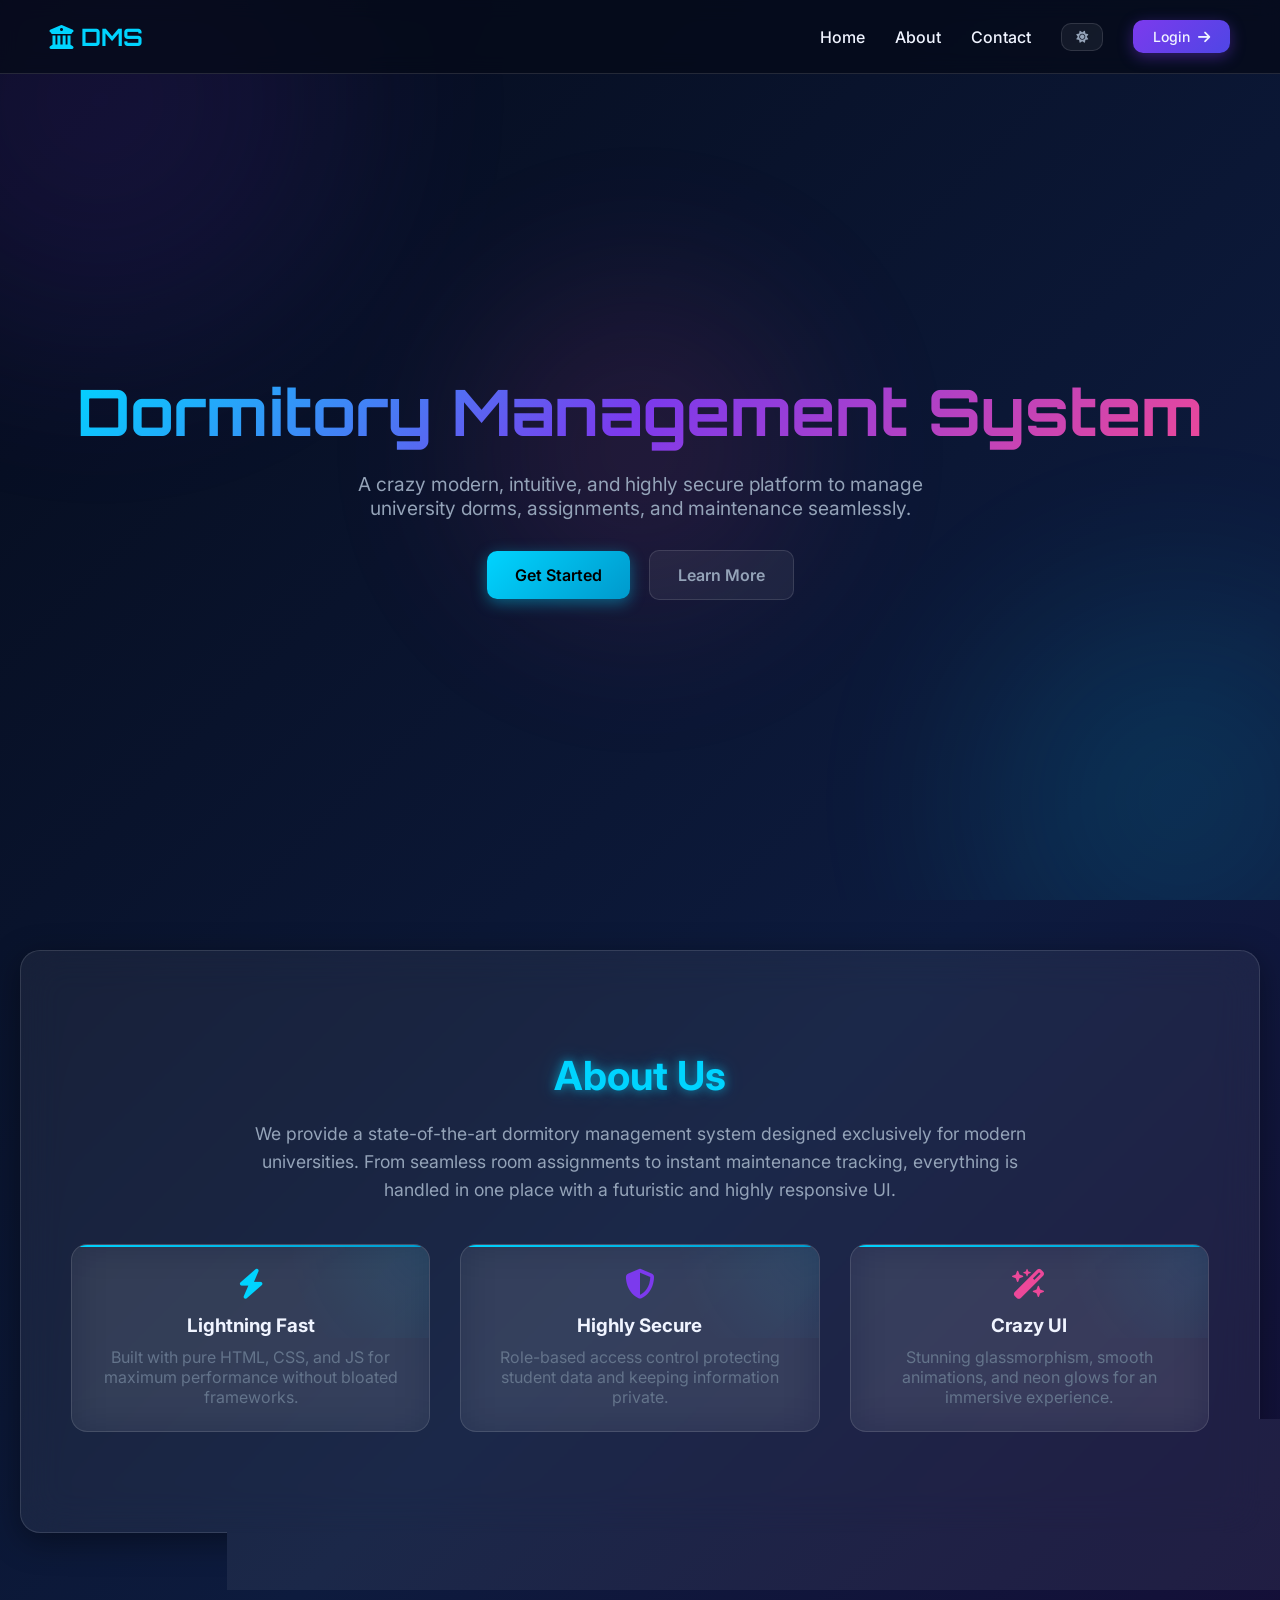
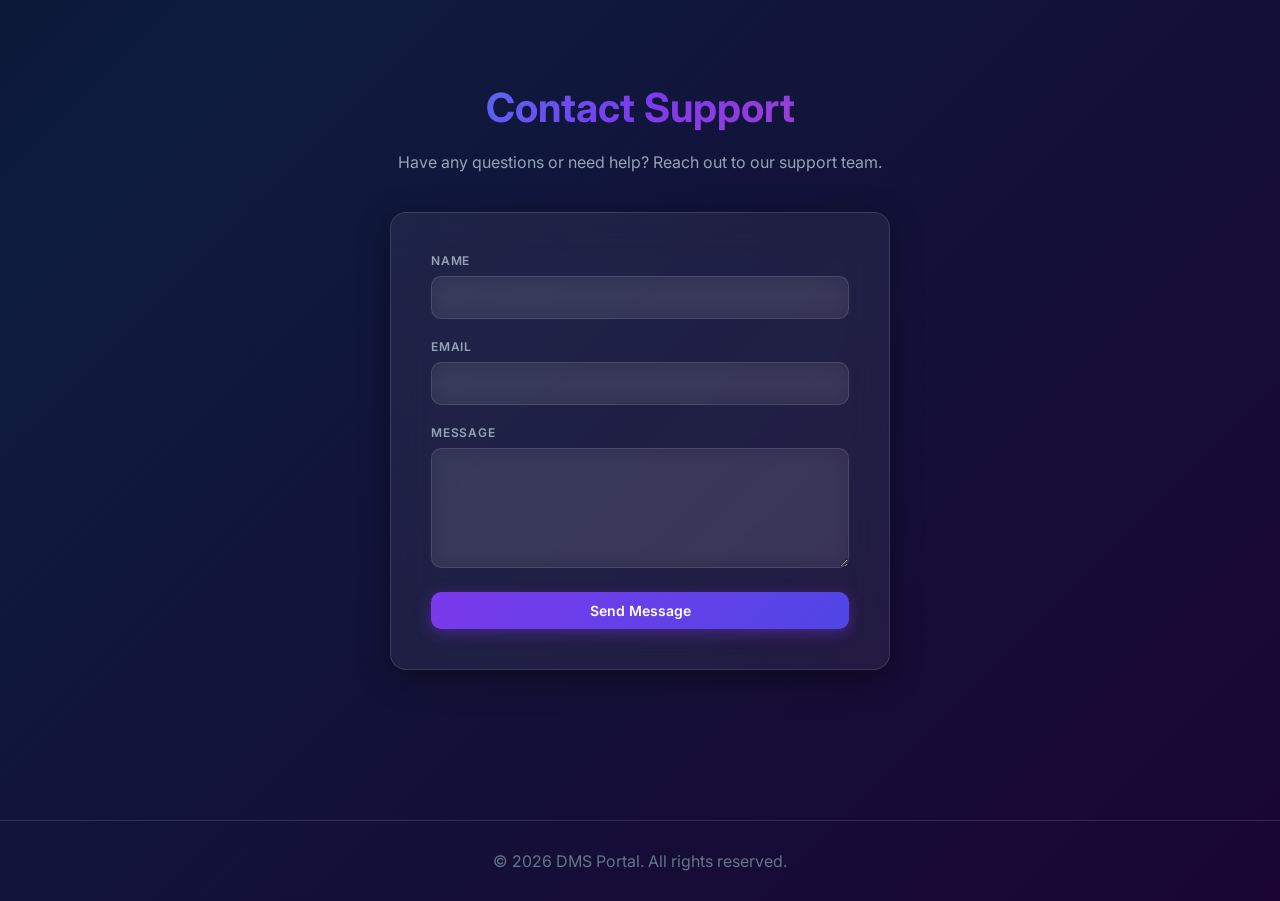
<file: index.html>
<!DOCTYPE html>
<html lang="en">
<head>
  <meta charset="UTF-8">
  <meta name="viewport" content="width=device-width, initial-scale=1.0">
  <title>DMS - Home</title>
  <link rel="stylesheet" href="style.css">
  <link rel="stylesheet" href="https://cdnjs.cloudflare.com/ajax/libs/font-awesome/6.5.0/css/all.min.css">
  <style>
    .navbar {
      display: flex; justify-content: space-between; align-items: center;
      padding: 20px 50px; background: rgba(5, 11, 26, 0.8); backdrop-filter: blur(10px);
      position: fixed; width: 100%; top: 0; z-index: 100; border-bottom: 1px solid var(--glass-border);
    }
    .nav-links { display: flex; gap: 30px; align-items: center; }
    .nav-links a { color: var(--text-primary); text-decoration: none; font-weight: 500; transition: color 0.3s; }
    .nav-links a:hover { color: var(--accent-cyan); }
    .hero { min-height: 100vh; display: flex; align-items: center; justify-content: center; text-align: center; padding-top: 70px; }
    .hero h1 { font-family: 'Orbitron', sans-serif; font-size: 4rem; margin-bottom: 20px; }
    .hero p { font-size: 1.2rem; color: var(--text-secondary); max-width: 600px; margin: 0 auto 30px; }
    .section-pad { padding: 100px 50px; text-align: center; }
    .cards-grid { display: grid; grid-template-columns: repeat(auto-fit, minmax(300px, 1fr)); gap: 30px; margin-top: 40px; }
    @media(max-width: 768px) {
      .navbar { padding: 15px 20px; }
      .nav-links { display: none; } /* Simplified for mobile */
      .hero h1 { font-size: 2.5rem; }
    }
  </style>
</head>
<body>
  <div class="bg-animated">
    <div class="bg-orb bg-orb-1"></div><div class="bg-orb bg-orb-2"></div><div class="bg-orb bg-orb-3"></div>
  </div>
  
  <nav class="navbar">
    <div class="logo" style="font-family:'Orbitron'; font-size: 24px; font-weight:bold; color:var(--accent-cyan);">
      <i class="fa-solid fa-building-columns"></i> DMS
    </div>
    <div class="nav-links">
      <a href="#home">Home</a>
      <a href="#about">About</a>
      <a href="#contact">Contact</a>
      <button class="btn btn-ghost btn-sm dark-mode-toggle"><i class="fa-solid fa-sun"></i></button>
      <a href="login.html" class="btn btn-primary" style="padding: 8px 20px;">Login <i class="fa-solid fa-arrow-right"></i></a>
    </div>
  </nav>

  <script src="script.js"></script>
  <section id="home" class="hero">
    <div style="z-index: 1;">
      <h1 class="gradient-text">Dormitory Management System</h1>
      <p>A crazy modern, intuitive, and highly secure platform to manage university dorms, assignments, and maintenance seamlessly.</p>
      <a href="login.html" class="btn btn-cyan btn-lg" style="margin-right:15px;">Get Started</a>
      <a href="#about" class="btn btn-ghost btn-lg">Learn More</a>
    </div>
  </section>

  <section id="about" class="section-pad glass-card" style="margin: 50px 20px; border-radius: 20px;">
    <h2 class="neon-text" style="font-size: 2.5rem; margin-bottom: 20px;">About Us</h2>
    <p style="color: var(--text-secondary); max-width: 800px; margin: auto; font-size: 1.1rem; line-height: 1.6;">
      We provide a state-of-the-art dormitory management system designed exclusively for modern universities. 
      From seamless room assignments to instant maintenance tracking, everything is handled in one place with a futuristic and highly responsive UI.
    </p>
    <div class="cards-grid">
      <div class="stat-card">
        <i class="fa-solid fa-bolt" style="font-size:30px; color:var(--accent-cyan); margin-bottom:15px;"></i>
        <h3>Lightning Fast</h3>
        <p style="color: var(--text-muted); margin-top: 10px;">Built with pure HTML, CSS, and JS for maximum performance without bloated frameworks.</p>
      </div>
      <div class="stat-card">
        <i class="fa-solid fa-shield-halved" style="font-size:30px; color:var(--accent-purple); margin-bottom:15px;"></i>
        <h3>Highly Secure</h3>
        <p style="color: var(--text-muted); margin-top: 10px;">Role-based access control protecting student data and keeping information private.</p>
      </div>
      <div class="stat-card">
        <i class="fa-solid fa-wand-magic-sparkles" style="font-size:30px; color:var(--accent-pink); margin-bottom:15px;"></i>
        <h3>Crazy UI</h3>
        <p style="color: var(--text-muted); margin-top: 10px;">Stunning glassmorphism, smooth animations, and neon glows for an immersive experience.</p>
      </div>
    </div>
  </section>

  <section id="contact" class="section-pad">
    <h2 class="gradient-text" style="font-size: 2.5rem; margin-bottom: 20px;">Contact Support</h2>
    <p style="color: var(--text-secondary); margin-bottom: 40px;">Have any questions or need help? Reach out to our support team.</p>
    <form class="glass-card" style="max-width: 500px; margin: 0 auto; padding: 40px; text-align:left;" onsubmit="event.preventDefault(); alert('Message Sent!'); this.reset();">
      <div class="form-group">
        <label class="form-label">Name</label>
        <input type="text" class="form-input" required>
      </div>
      <div class="form-group">
        <label class="form-label">Email</label>
        <input type="email" class="form-input" required>
      </div>
      <div class="form-group">
        <label class="form-label">Message</label>
        <textarea class="form-textarea" required></textarea>
      </div>
      <button type="submit" class="btn btn-primary btn-full">Send Message</button>
    </form>
  </section>

  <footer style="text-align: center; padding: 30px; border-top: 1px solid var(--glass-border); color: var(--text-muted); margin-top: 50px;">
    &copy; 2026 DMS Portal. All rights reserved.
  </footer>
</body>
</html>
</file>
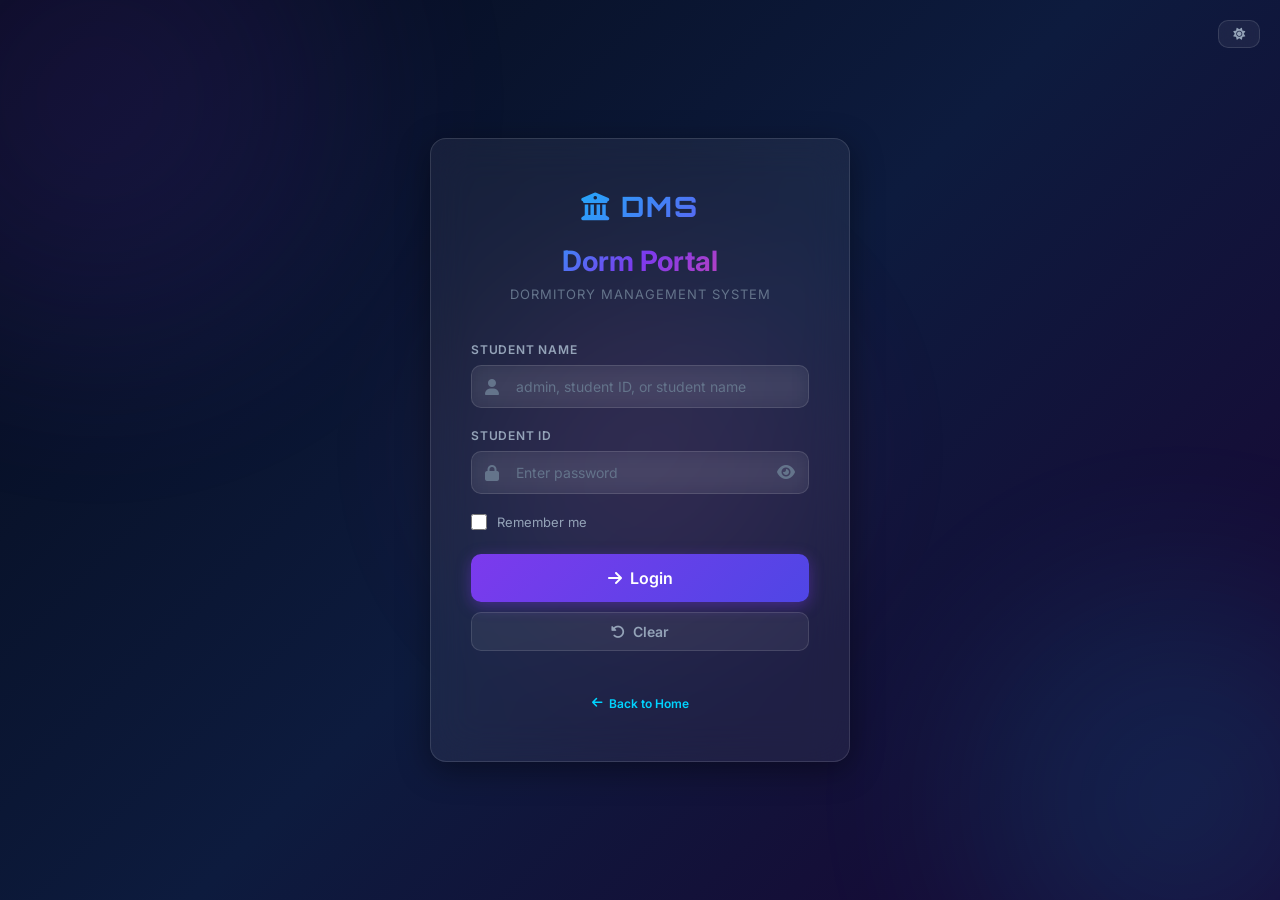
<file: admin.html>
<!DOCTYPE html>
<html lang="en">
<head>
  <meta charset="UTF-8">
  <meta name="viewport" content="width=device-width, initial-scale=1.0">
  <title>DMS Admin Dashboard</title>
  <link rel="stylesheet" href="style.css">
  <link rel="stylesheet" href="dashboard.css">
  <link rel="stylesheet" href="https://cdnjs.cloudflare.com/ajax/libs/font-awesome/6.5.0/css/all.min.css">
</head>
<body>
  <div class="bg-animated">
    <div class="bg-orb bg-orb-1"></div>
    <div class="bg-orb bg-orb-2"></div>
    <div class="bg-orb bg-orb-3"></div>
  </div>

  <div id="toast-container"></div>

  <div class="dashboard-layout">
    <!-- Sidebar -->
    <aside class="sidebar">
      <div class="sidebar-header">
        <h2 class="gradient-text" style="font-family: 'Orbitron'; font-size: 22px;">
          <i class="fa-solid fa-shield-halved"></i> DMS Admin
        </h2>
      </div>

      <nav class="sidebar-nav">
        <a class="nav-link active" onclick="switchSection('dashboard')">
          <i class="fa-solid fa-chart-pie"></i> Dashboard
        </a>
        <a class="nav-link" onclick="switchSection('buildings')">
          <i class="fa-solid fa-building"></i> Buildings & Rooms
        </a>
        <a class="nav-link" onclick="switchSection('reports')">
          <i class="fa-solid fa-file-alt"></i> Reports <span class="badge-notification" id="reports-badge" style="display:none; margin-left: auto;">0</span>
        </a>
        <a class="nav-link" onclick="switchSection('manage')">
          <i class="fa-solid fa-users-gear"></i> Manage Students
        </a>
        <a class="nav-link" onclick="switchSection('assign')">
          <i class="fa-solid fa-bed"></i> Assign Dorm
        </a>
      </nav>

      <div class="sidebar-footer">
        <button class="btn btn-danger btn-full" onclick="logout()">
          <i class="fa-solid fa-power-off"></i> Logout
        </button>
      </div>
    </aside>

    <!-- Main Content -->
    <main class="main-content">
      <header class="topbar">
        <div style="font-size: 20px; font-weight: 600;">
          <i class="fa-solid fa-chart-line"></i> Admin Dashboard
        </div>
        <div style="display: flex; gap: 15px; align-items: center;">
          <div class="search-bar" style="display: flex; align-items: center; gap: 8px; background: var(--glass); padding: 8px 14px; border-radius: var(--border-radius-sm); border: 1px solid var(--glass-border);">
            <i class="fa-solid fa-search" style="color: var(--text-muted); font-size: 14px;"></i>
            <input type="text" id="globalSearch" placeholder="Search..." style="background: none; border: none; color: var(--text-primary); font-size: 13px; outline: none; width: 150px;">
          </div>
          <div class="notification-dropdown" style="position: relative;">
            <button class="btn btn-ghost btn-sm" id="notificationBtn" title="Notifications" onclick="toggleNotifications()">
              <i class="fa-solid fa-bell"></i>
              <span class="notification-badge" id="notification-badge" style="position: absolute; top: 5px; right: 5px; width: 16px; height: 16px; background: #ef4444; border-radius: 50%; font-size: 10px; display: flex; align-items: center; justify-content: center; color: white; font-weight: bold; display: none;">0</span>
            </button>
            <div class="notification-panel" id="notificationPanel" style="position: absolute; top: 100%; right: 0; width: 300px; background: var(--glass); border: 1px solid var(--glass-border); border-radius: var(--border-radius); padding: 16px; margin-top: 8px; display: none; z-index: 1000; backdrop-filter: blur(10px);">
              <h4 style="margin: 0 0 12px; font-size: 14px; color: var(--text-primary);">Notifications</h4>
              <div id="notification-list" style="display: flex; flex-direction: column; gap: 8px; max-height: 300px; overflow-y: auto;">
                <div style="text-align: center; padding: 20px; color: var(--text-muted); font-size: 12px;">
                  <i class="fa-solid fa-inbox" style="font-size: 24px; margin-bottom: 8px; display: block; opacity: 0.5;"></i>
                  No notifications
                </div>
              </div>
            </div>
          </div>
          <button class="btn btn-ghost btn-sm dark-mode-toggle">
            <i class="fa-solid fa-sun"></i>
          </button>
          <div class="avatar-placeholder" style="width: 40px; height: 40px; font-size: 16px;">A</div>
        </div>
      </header>

      <div class="page-content">
        <!-- Dashboard Overview -->
        <section id="dashboard" class="dashboard-section active">
          <div class="section-header">
            <h2 class="section-title">
              <i class="fa-solid fa-chart-line"></i> System Overview
            </h2>
          </div>

          <div class="grid-cards">
            <div class="stat-card" style="--card-accent: var(--grad-cyan); --card-glow: rgba(0,212,255,0.15);">
              <div class="stat-card-trend trend-up">+12%</div>
              <div class="stat-card-icon" style="background: rgba(0,212,255,0.1); color: #00d4ff;">
                <i class="fa-solid fa-users"></i>
              </div>
              <div class="stat-card-value" id="stat-total-students">0</div>
              <div class="stat-card-label">Total Students</div>
            </div>

            <div class="stat-card" style="--card-accent: var(--grad-purple); --card-glow: rgba(124,58,237,0.15);">
              <div class="stat-card-trend trend-up">+8%</div>
              <div class="stat-card-icon" style="background: rgba(124,58,237,0.1); color: #a78bfa;">
                <i class="fa-solid fa-bed"></i>
              </div>
              <div class="stat-card-value" id="stat-occupied-rooms">0</div>
              <div class="stat-card-label">Occupied Rooms</div>
            </div>

            <div class="stat-card" style="--card-accent: var(--grad-green); --card-glow: rgba(16,185,129,0.15);">
              <div class="stat-card-trend trend-up">+5%</div>
              <div class="stat-card-icon" style="background: rgba(16,185,129,0.1); color: #10b981;">
                <i class="fa-solid fa-check-circle"></i>
              </div>
              <div class="stat-card-value" id="stat-occupancy">0%</div>
              <div class="stat-card-label">Occupancy Rate</div>
            </div>

            <div class="stat-card" style="--card-accent: var(--grad-orange); --card-glow: rgba(245,158,11,0.15);">
              <div class="stat-card-trend trend-down">-3%</div>
              <div class="stat-card-icon" style="background: rgba(245,158,11,0.1); color: #f59e0b;">
                <i class="fa-solid fa-exclamation-circle"></i>
              </div>
              <div class="stat-card-value" id="stat-pending-tasks">0</div>
              <div class="stat-card-label">Pending Tasks</div>
            </div>

            <div class="stat-card" style="--card-accent: var(--grad-pink); --card-glow: rgba(236,72,153,0.15);">
              <div class="stat-card-trend trend-up">+2</div>
              <div class="stat-card-icon" style="background: rgba(236,72,153,0.1); color: #ec4899;">
                <i class="fa-solid fa-file-alt"></i>
              </div>
              <div class="stat-card-value" id="stat-pending-reports">0</div>
              <div class="stat-card-label">Pending Reports</div>
            </div>
          </div>

          <div style="display: grid; grid-template-columns: repeat(auto-fit, minmax(300px, 1fr)); gap: 24px; margin-top: 30px;">
            <div class="glass-card" style="padding: 24px;">
              <h3 class="neon-text" style="margin-bottom: 16px; font-size: 16px;">
                <i class="fa-solid fa-building"></i> Buildings
              </h3>
              <div id="buildings-overview" style="display: flex; flex-direction: column; gap: 12px;"></div>
            </div>

            <div class="glass-card" style="padding: 24px;">
              <h3 class="neon-text" style="margin-bottom: 16px; font-size: 16px;">
                <i class="fa-solid fa-chart-bar"></i> Department Distribution
              </h3>
              <div id="departments-overview" style="display: flex; flex-direction: column; gap: 12px;"></div>
            </div>
          </div>
        </section>

        <!-- Buildings & Rooms -->
        <section id="buildings" class="dashboard-section">
          <div class="section-header">
            <h2 class="section-title">
              <i class="fa-solid fa-building"></i> Buildings & Dorms Management
            </h2>
            <button class="btn btn-cyan" onclick="openAddBuildingModal()">
              <i class="fa-solid fa-plus"></i> Add Building
            </button>
          </div>

          <div style="display: grid; grid-template-columns: 1fr 2fr; gap: 24px;">
            <!-- Add Building Form -->
            <div class="glass-card" style="padding: 30px; height: fit-content;">
              <h3 class="gradient-text" style="margin-bottom: 20px; font-size: 18px;">
                <i class="fa-solid fa-plus-circle"></i> New Building
              </h3>
              <form id="buildingForm" onsubmit="handleAddBuilding(event)">
                <div class="form-group">
                  <label class="form-label">Building Name</label>
                  <input type="text" id="building-name" class="form-input" placeholder="e.g., Amel 1 A" required>
                </div>

                <div class="form-group">
                  <label class="form-label">Total Dorms</label>
                  <input type="number" id="total-dorms" class="form-input" placeholder="e.g., 50" min="1" max="500" required>
                </div>

                <div class="form-group">
                  <label class="form-label">Start Room Number</label>
                  <input type="number" id="start-room" class="form-input" placeholder="e.g., 1" min="1" value="1" required>
                </div>

                <div class="form-group">
                  <label class="form-label">Capacity per Dorm</label>
                  <input type="number" id="dorm-capacity" class="form-input" placeholder="e.g., 2" min="1" max="10" required>
                </div>

                <div class="form-group">
                  <label class="form-label">Gender Based</label>
                  <select id="building-gender" class="form-select" required>
                    <option value="">Select Gender</option>
                    <option value="Male">Male</option>
                    <option value="Female">Female</option>
                  </select>
                </div>

                <button type="submit" class="btn btn-primary btn-full">
                  <i class="fa-solid fa-save"></i> Add Building
                </button>
              </form>
            </div>

            <!-- Buildings List -->
            <div class="glass-card table-wrap">
              <table class="data-table">
                <thead>
                  <tr>
                    <th>Building</th><th>Total Dorms</th><th>Start Room</th><th>Capacity</th><th>Gender</th><th>Occupied</th><th>Available</th><th>Actions</th>
                  </tr>
                </thead>
                <tbody id="buildings-list"></tbody>
              </table>
            </div>
          </div>
        </section>

        <!-- Manage Students -->
        <section id="manage" class="dashboard-section">
          <div class="section-header">
            <h2 class="section-title">
              <i class="fa-solid fa-users-gear"></i> Manage Students & Departments
            </h2>
          </div>

          <div style="display: grid; grid-template-columns: 1fr 1fr; gap: 24px; margin-bottom: 20px;">
            <!-- Department Management -->
            <div class="glass-card" style="padding: 24px;">
              <div style="display: flex; justify-content: space-between; align-items: center; margin-bottom: 20px;">
                <h3 class="gradient-text" style="font-size: 18px;">
                  <i class="fa-solid fa-building-columns"></i> Departments
                </h3>
                <button class="btn btn-cyan btn-sm" onclick="openAddDepartmentModal()">
                  <i class="fa-solid fa-plus"></i> Add
                </button>
              </div>
              <div class="table-wrap" style="max-height: 300px; overflow-y: auto;">
                <table class="data-table">
                  <thead>
                    <tr>
                      <th>Code</th>
                      <th>Name</th>
                      <th>Students</th>
                      <th>Actions</th>
                    </tr>
                  </thead>
                  <tbody id="departments-list"></tbody>
                </table>
              </div>
            </div>

            <!-- Student Management -->
            <div style="display: flex; flex-direction: column; gap: 20px;">
              <div class="glass-card" style="padding: 20px;">
                <div style="display: flex; justify-content: space-between; align-items: center; margin-bottom: 12px;">
                  <h3 class="neon-text" style="font-size: 16px;">
                    <i class="fa-solid fa-filter"></i> Filter Students
                  </h3>
                  <div style="display: flex; gap: 10px;">
                    <select id="filter-department" class="form-select" style="width: 200px;" onchange="renderAdminTable()">
                      <option value="">All Departments</option>
                    </select>
                    <select id="filter-gender" class="form-select" style="width: 150px;" onchange="renderAdminTable()">
                      <option value="">All Genders</option>
                      <option value="Male">Male</option>
                      <option value="Female">Female</option>
                    </select>
                  </div>
                </div>
                <input type="text" id="studentSearch" placeholder="Search by name, ID..." class="form-input" style="width: 100%;">
              </div>
              <button class="btn btn-cyan" onclick="openAddModal()">
                <i class="fa-solid fa-plus"></i> Add Student
              </button>
            </div>
          </div>

          <div class="glass-card table-wrap">
            <table class="data-table">
              <thead>
                <tr>
                  <th>ID</th>
                  <th>Name</th>
                  <th>Department</th>
                  <th>Gender</th>
                  <th>Building</th>
                  <th>Dorm</th>
                  <th>Actions</th>
                </tr>
              </thead>
              <tbody id="admin-student-list"></tbody>
            </table>
          </div>
        </section>

        <!-- Assign Dorm -->
        <section id="assign" class="dashboard-section">
          <div class="section-header">
            <h2 class="section-title">
              <i class="fa-solid fa-bed"></i> Assign / Reassign Dorm
            </h2>
          </div>

          <div class="glass-card" style="padding: 30px; max-width: 600px;">
            <form id="assignForm" onsubmit="handleAssign(event)">
              <div class="form-group">
                <label class="form-label">Mode</label>
                <select id="assign-mode" class="form-select" required onchange="handleModeChange();">
                  <option value="assign">Assign Dorm (Unassigned Students)</option>
                  <option value="update">Update Dorm (Assigned Students)</option>
                  <option value="auto">Auto Assign (Bulk)</option>
                  <option value="bulk-unassign">Bulk Unassign</option>
                  <option value="bulk-change-building">Bulk Change Building</option>
                </select>
              </div>

              <!-- Auto Assign Section -->
              <div id="auto-assign-section" style="display: none;">
                <div class="form-group">
                  <label class="form-label">Select Department</label>
                  <select id="auto-department" class="form-select" required onchange="">
                    <option value="">Select Department</option>
                  </select>
                </div>

                <div class="form-group">
                  <label class="form-label">Select Gender</label>
                  <select id="auto-gender" class="form-select" required onchange="populateAutoBuildingSelect();">
                    <option value="">Select Gender</option>
                    <option value="Male">Male</option>
                    <option value="Female">Female</option>
                  </select>
                </div>

                <div class="form-group">
                  <label class="form-label">Select Building</label>
                  <select id="auto-building" class="form-select" required>
                    <option value="">Select Building</option>
                  </select>
                </div>

                <button type="button" class="btn btn-green btn-full" onclick="handleAutoAssign()">
                  <i class="fa-solid fa-magic"></i> Assign Automatically
                </button>
              </div>

              <!-- Bulk Unassign Section -->
              <div id="bulk-unassign-section" style="display: none;">
                <div class="form-group">
                  <label class="form-label">Select Department</label>
                  <select id="bulk-unassign-department" class="form-select">
                    <option value="">All Departments</option>
                  </select>
                </div>

                <div class="form-group">
                  <label class="form-label">Select Gender</label>
                  <select id="bulk-unassign-gender" class="form-select">
                    <option value="">All Genders</option>
                    <option value="Male">Male</option>
                    <option value="Female">Female</option>
                  </select>
                </div>

                <button type="button" class="btn btn-orange btn-full" onclick="handleBulkUnassign()">
                  <i class="fa-solid fa-user-slash"></i> Bulk Unassign
                </button>
              </div>

              <!-- Bulk Change Building Section -->
              <div id="bulk-change-building-section" style="display: none;">
                <div class="form-group">
                  <label class="form-label">Select Department</label>
                  <select id="bulk-change-department" class="form-select" required>
                    <option value="">Select Department</option>
                  </select>
                </div>

                <div class="form-group">
                  <label class="form-label">Select Gender</label>
                  <select id="bulk-change-gender" class="form-select" required onchange="populateBulkChangeBuildingSelect();">
                    <option value="">Select Gender</option>
                    <option value="Male">Male</option>
                    <option value="Female">Female</option>
                  </select>
                </div>

                <div class="form-group">
                  <label class="form-label">New Building</label>
                  <select id="bulk-change-new-building" class="form-select" required>
                    <option value="">Select New Building</option>
                  </select>
                </div>

                <button type="button" class="btn btn-primary btn-full" onclick="handleBulkChangeBuildingFromSection()">
                  <i class="fa-solid fa-building"></i> Bulk Change Building
                </button>
              </div>

              <!-- Manual Assign Section -->
              <div id="manual-assign-section" style="display: block;">
                <div class="form-group">
                  <label class="form-label">Select Department</label>
                  <select id="assign-department" class="form-select" required onchange="updateStudentOptions()">
                    <option value="">Select Department</option>
                  </select>
                </div>

                <div class="form-group">
                  <label class="form-label">Select Gender</label>
                  <select id="assign-gender" class="form-select" required onchange="updateStudentOptions(); populateBuildingSelect();">
                    <option value="">Select Gender</option>
                    <option value="Male">Male</option>
                    <option value="Female">Female</option>
                  </select>
                </div>

                <div class="form-group">
                  <label class="form-label">Search Student (ID or Name)</label>
                  <input type="text" id="assign-student-search" class="form-input" placeholder="Search by ID or name..." oninput="updateStudentOptions()">
                </div>

                <div class="form-group">
                  <label class="form-label">Select Student</label>
                  <select id="assign-student-id" class="form-select" required onchange="loadCurrentAssignment()">
                    <option value="">Choose Student...</option>
                  </select>
                </div>

                <div style="display: flex; gap: 15px;">
                  <div class="form-group" style="flex: 1;">
                    <label class="form-label">Building</label>
                    <select id="assign-building" class="form-select" required onchange="updateDormOptions()">
                      <option value="">Select Building</option>
                    </select>
                  </div>
                  <div class="form-group" style="flex: 1;">
                    <label class="form-label">Dorm Number</label>
                    <select id="assign-dorm" class="form-select" required>
                      <option value="">Select Dorm</option>
                    </select>
                  </div>
                </div>

                <div style="display: flex; gap: 10px;">
                  <button type="button" class="btn btn-primary" style="flex: 1;" onclick="handleAssignManual()">
                    <i class="fa-solid fa-save"></i> Save Assignment
                  </button>
                  <button type="button" class="btn btn-orange" id="unassign-btn" style="flex: 1; display: none;" onclick="handleUnassign()">
                    <i class="fa-solid fa-user-slash"></i> Unassign
                  </button>
                </div>
              </div>
            </form>
          </div>
        </section>

        <!-- Maintenance Requests -->
        <section id="maintenance" class="dashboard-section">
          <div class="section-header">
            <h2 class="section-title">
              <i class="fa-solid fa-wrench"></i> Maintenance Requests
            </h2>
          </div>

          <div class="glass-card table-wrap">
            <table class="data-table">
              <thead>
                <tr>
                  <th>ID</th>
                  <th>Student</th>
                  <th>Issue</th>
                  <th>Status</th>
                  <th>Date</th>
                  <th>Actions</th>
                </tr>
              </thead>
              <tbody id="maintenance-list">
                <tr>
                  <td colspan="6" style="text-align: center; padding: 40px; color: var(--text-muted);">
                    <i class="fa-solid fa-inbox" style="font-size: 32px; margin-bottom: 10px; display: block; opacity: 0.5;"></i>
                    No maintenance requests yet
                  </td>
                </tr>
              </tbody>
            </table>
          </div>
        </section>

        <!-- Reports -->
        <section id="reports" class="dashboard-section">
          <div class="section-header">
            <h2 class="section-title">
              <i class="fa-solid fa-file-alt"></i> Student Reports
            </h2>
            <button class="btn btn-cyan" onclick="refreshReports()">
              <i class="fa-solid fa-sync"></i> Refresh
            </button>
          </div>

          <div class="glass-card table-wrap">
            <table class="data-table">
              <thead>
                <tr>
                  <th>ID</th><th>Student</th><th>Type</th><th>Subject</th><th>Status</th><th>Date</th><th>Actions</th>
                </tr>
              </thead>
              <tbody id="admin-reports-list"></tbody>
            </table>
          </div>
        </section>
            <div class="glass-card" style="padding: 24px;">
              <h3 class="gradient-text" style="margin-bottom: 16px; font-size: 16px;">
                <i class="fa-solid fa-chart-pie"></i> Student Distribution
              </h3>
              <div style="display: flex; flex-direction: column; gap: 12px;">
                <div style="display: flex; justify-content: space-between; align-items: center;">
                  <span>Total Registered</span>
                  <span style="font-size: 20px; font-weight: 700; color: var(--accent-cyan);" id="report-total">0</span>
                </div>
                <div style="display: flex; justify-content: space-between; align-items: center;">
                  <span>Assigned Dorms</span>
                  <span style="font-size: 20px; font-weight: 700; color: var(--accent-green);" id="report-assigned">0</span>
                </div>
                <div style="display: flex; justify-content: space-between; align-items: center;">
                  <span>Unassigned</span>
                  <span style="font-size: 20px; font-weight: 700; color: var(--accent-orange);" id="report-unassigned">0</span>
                </div>
              </div>
            </div>

            <div class="glass-card" style="padding: 24px;">
              <h3 class="gradient-text" style="margin-bottom: 16px; font-size: 16px;">
                <i class="fa-solid fa-building"></i> Room Occupancy
              </h3>
              <div style="display: flex; flex-direction: column; gap: 12px;">
                <div style="display: flex; justify-content: space-between; align-items: center;">
                  <span>Total Rooms</span>
                  <span style="font-size: 20px; font-weight: 700; color: var(--accent-cyan);" id="report-total-rooms">0</span>
                </div>
                <div style="display: flex; justify-content: space-between; align-items: center;">
                  <span>Occupied</span>
                  <span style="font-size: 20px; font-weight: 700; color: var(--accent-green);" id="report-occupied">0</span>
                </div>
                <div style="display: flex; justify-content: space-between; align-items: center;">
                  <span>Available</span>
                  <span style="font-size: 20px; font-weight: 700; color: var(--accent-purple);" id="report-available">0</span>
                </div>
              </div>
            </div>
          </div>

          <div class="glass-card" style="padding: 24px; max-height: 500px; overflow-y: auto; overflow-x: hidden;">
            <h3 style="margin-bottom: 16px; font-size: 16px; position: sticky; top: 0; background: rgba(10, 22, 40, 0.8); padding: 12px 0; z-index: 10;">
              <i class="fa-solid fa-list"></i> Detailed Report
            </h3>
            <div id="detailed-report" style="display: flex; flex-direction: column; gap: 12px;">
              <div style="text-align: center; padding: 30px; color: var(--text-muted);">
                <i class="fa-solid fa-inbox" style="font-size: 32px; margin-bottom: 10px; display: block; opacity: 0.5;"></i>
                No detailed reports available
              </div>
            </div>
          </div>
        </section>

        <!-- Settings -->
        <section id="settings" class="dashboard-section">
          <div class="section-header">
            <h2 class="section-title">
              <i class="fa-solid fa-gear"></i> Settings
            </h2>
          </div>

          <div class="glass-card" style="padding: 30px; max-width: 600px;">
            <h3 style="margin-bottom: 20px; font-size: 18px;">System Settings</h3>

            <div class="form-group">
              <label class="form-label">System Name</label>
              <input type="text" class="form-input" value="Dormitory Management System" readonly>
            </div>

            <div class="form-group">
              <label class="form-label">Version</label>
              <input type="text" class="form-input" value="1.0.0" readonly>
            </div>

            <div class="form-group">
              <label class="form-label">Last Updated</label>
              <input type="text" class="form-input" id="lastUpdated" readonly>
            </div>

            <div class="form-group">
              <label class="form-label">
                <input type="checkbox" style="width: 16px; height: 16px; margin-right: 8px;">
                Enable Email Notifications
              </label>
            </div>

            <div class="form-group">
              <label class="form-label">
                <input type="checkbox" style="width: 16px; height: 16px; margin-right: 8px;" checked>
                Enable Maintenance Alerts
              </label>
            </div>

            <button class="btn btn-primary btn-full" onclick="saveSettings()">
              <i class="fa-solid fa-save"></i> Save Settings
            </button>
          </div>
        </section>
      </div>
    </main>
  </div>

  <!-- Add/Edit Modal -->
  <div class="modal-overlay" id="studentModalOverlay">
    <div class="modal">
      <h3 class="gradient-text" id="modalTitle" style="font-size: 24px; margin-bottom: 20px;">Add Student</h3>
      <form id="studentForm" onsubmit="handleStudentSave(event)">
        <input type="hidden" id="editIndex">

        <div class="form-group">
          <label class="form-label">Student ID</label>
          <input type="text" id="studId" class="form-input" placeholder="e.g., 1234/17" required>
        </div>

        <div class="form-group">
          <label class="form-label">Full Name</label>
          <input type="text" id="studName" class="form-input" placeholder="Full Name" required>
        </div>

        <div class="form-group">
          <label class="form-label">Department</label>
          <select id="studDept" class="form-select" required>
            <option value="">Select Department</option>
          </select>
        </div>

        <div class="form-group">
          <label class="form-label">Gender</label>
          <select id="studGender" class="form-select" required>
            <option value="">Select Gender</option>
            <option value="Male">Male</option>
            <option value="Female">Female</option>
          </select>
        </div>

        <div style="display: flex; gap: 10px; margin-top: 20px;">
          <button type="submit" class="btn btn-green" style="flex: 1;">Save</button>
          <button type="button" class="btn btn-ghost" style="flex: 1;" onclick="closeModal('studentModalOverlay')">Cancel</button>
        </div>
      </form>
    </div>
  </div>

  <!-- Add/Edit Department Modal -->
  <div class="modal-overlay" id="departmentModalOverlay">
    <div class="modal">
      <h3 class="gradient-text" id="deptModalTitle" style="font-size: 24px; margin-bottom: 20px;">Add Department</h3>
      <form id="departmentForm" onsubmit="handleDepartmentSave(event)">
        <input type="hidden" id="editDeptIndex">

        <div class="form-group">
          <label class="form-label">Department Code</label>
          <input type="text" id="deptCode" class="form-input" placeholder="e.g., CS, EE, CE" required>
        </div>

        <div class="form-group">
          <label class="form-label">Department Name</label>
          <input type="text" id="deptName" class="form-input" placeholder="e.g., Computer Science" required>
        </div>

        <div class="form-group">
          <label class="form-label">Description</label>
          <textarea id="deptDesc" class="form-textarea" placeholder="Brief description..."></textarea>
        </div>

        <div style="display: flex; gap: 10px; margin-top: 20px;">
          <button type="submit" class="btn btn-green" style="flex: 1;">Save</button>
          <button type="button" class="btn btn-ghost" style="flex: 1;" onclick="closeModal('departmentModalOverlay')">Cancel</button>
        </div>
      </form>
    </div>
  </div>

  <!-- Edit Building Modal -->
  <div class="modal-overlay" id="editBuildingModalOverlay">
    <div class="modal">
      <h3 class="gradient-text" style="font-size: 24px; margin-bottom: 20px;">Edit Building</h3>
      <form id="editBuildingForm" onsubmit="handleEditBuilding(event)">
        <input type="hidden" id="editBuildingIndex">

        <div class="form-group">
          <label class="form-label">Building Name</label>
          <input type="text" id="edit-building-name" class="form-input" required>
        </div>

        <div class="form-group">
          <label class="form-label">Total Dorms</label>
          <input type="number" id="edit-total-dorms" class="form-input" min="1" max="500" required>
        </div>

        <div class="form-group">
          <label class="form-label">Start Room Number</label>
          <input type="number" id="edit-start-room" class="form-input" min="1" required>
        </div>

        <div class="form-group">
          <label class="form-label">Capacity per Dorm</label>
          <input type="number" id="edit-dorm-capacity" class="form-input" min="1" max="10" required>
        </div>

        <div class="form-group">
          <label class="form-label">Gender Based</label>
          <select id="edit-building-gender" class="form-select" required>
            <option value="">Select Gender</option>
            <option value="Male">Male</option>
            <option value="Female">Female</option>
          </select>
        </div>

        <div style="display: flex; gap: 10px; margin-top: 20px;">
          <button type="submit" class="btn btn-primary" style="flex: 1;">Update</button>
          <button type="button" class="btn btn-ghost" style="flex: 1;" onclick="closeModal('editBuildingModalOverlay')">Cancel</button>
        </div>
      </form>
    </div>
  </div>

  <!-- Report Review Modal -->
  <div class="modal-overlay" id="reportModalOverlay">
    <div class="modal" style="max-width: 500px;">
      <h3 class="gradient-text" style="font-size: 24px; margin-bottom: 20px;">Review Report</h3>
      <form id="reportReviewForm" onsubmit="handleReportReview(event)">
        <input type="hidden" id="reviewReportId">

        <div class="form-group">
          <label class="form-label">Student</label>
          <input type="text" id="reviewStudentName" class="form-input" readonly>
        </div>

        <div class="form-group">
          <label class="form-label">Type</label>
          <input type="text" id="reviewReportType" class="form-input" readonly>
        </div>

        <div class="form-group">
          <label class="form-label">Subject</label>
          <input type="text" id="reviewReportSubject" class="form-input" readonly>
        </div>

        <div class="form-group">
          <label class="form-label">Description</label>
          <textarea id="reviewReportDesc" class="form-textarea" readonly></textarea>
        </div>

        <div class="form-group">
          <label class="form-label">Status</label>
          <select id="reviewReportStatus" class="form-select" required>
            <option value="Pending">Pending</option>
            <option value="In Review">In Review</option>
            <option value="Resolved">Resolved</option>
            <option value="Rejected">Rejected</option>
          </select>
        </div>

        <div class="form-group">
          <label class="form-label">Admin Comment</label>
          <textarea id="reviewReportComment" class="form-textarea" placeholder="Add your comment..."></textarea>
        </div>

        <div style="display: flex; gap: 10px; margin-top: 20px;">
          <button type="submit" class="btn btn-primary" style="flex: 1;">Update</button>
          <button type="button" class="btn btn-ghost" style="flex: 1;" onclick="closeModal('reportModalOverlay')">Cancel</button>
        </div>
      </form>
    </div>
  </div>

  <script src="script.js"></script>
  <script src="admin.js"></script>
</body>
</html>
</file>
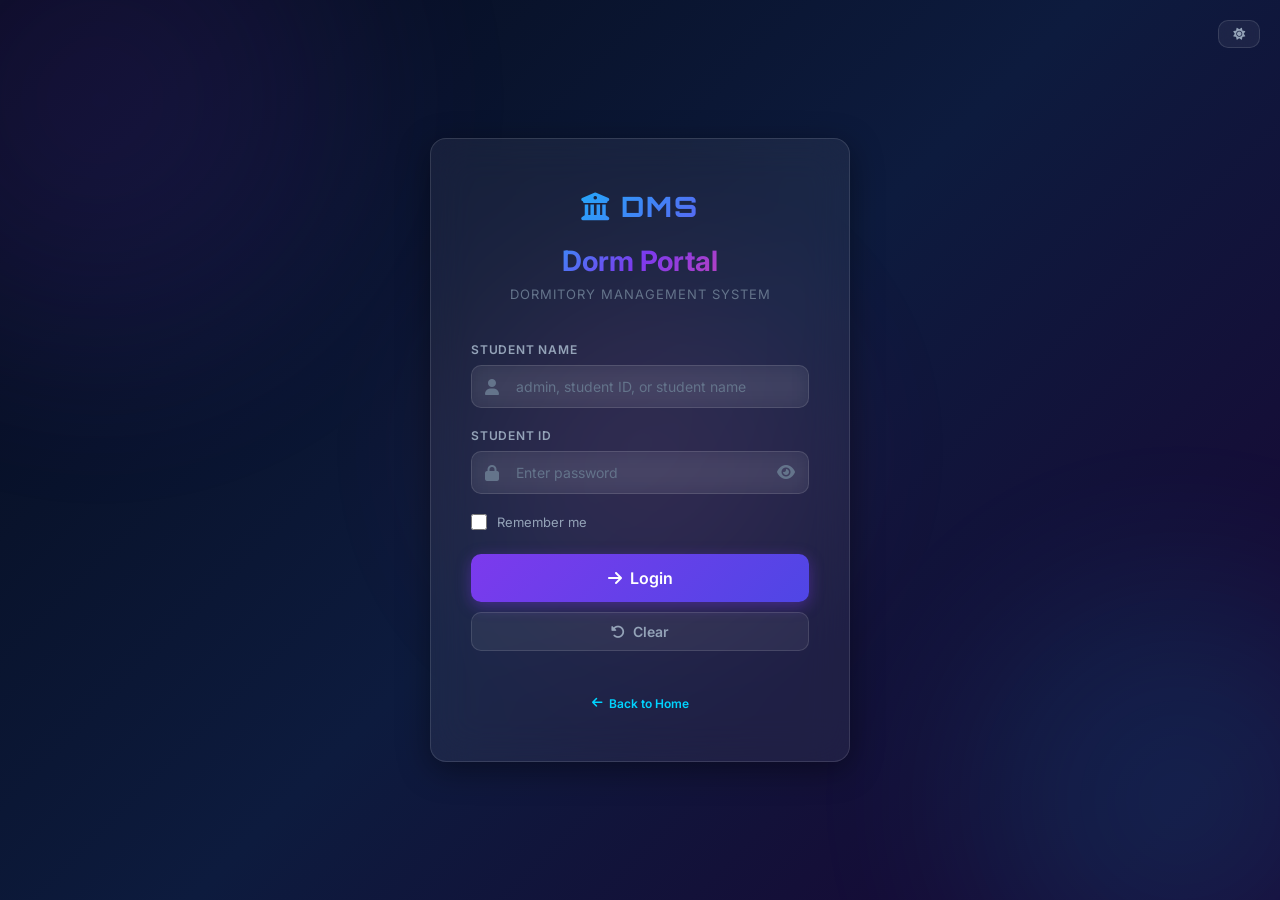
<file: login.html>
<!DOCTYPE html>
<html lang="en">
<head>
  <meta charset="UTF-8">
  <meta name="viewport" content="width=device-width, initial-scale=1.0">
  <title>DMS - Dorm Portal Login</title>
  <link rel="stylesheet" href="style.css">
  <link rel="stylesheet" href="https://cdnjs.cloudflare.com/ajax/libs/font-awesome/6.5.0/css/all.min.css">
  <style>
    .login-container {
      position: relative;
      min-height: 100vh;
      display: flex;
      align-items: center;
      justify-content: center;
      z-index: 100;
      padding: 40px 20px;
      overflow-y: auto;
    }

    .login-card {
      width: 100%;
      max-width: 420px;
      padding: 50px 40px;
      animation: fadeInUp 0.8s cubic-bezier(0.34, 1.56, 0.64, 1) forwards;
      margin: auto;
    }

    .login-header {
      text-align: center;
      margin-bottom: 40px;
    }

    .login-logo {
      display: flex;
      align-items: center;
      justify-content: center;
      gap: 10px;
      font-family: 'Orbitron', sans-serif;
      font-size: 28px;
      font-weight: 800;
      margin-bottom: 20px;
      background: linear-gradient(135deg, #00d4ff, #7c3aed);
      -webkit-background-clip: text;
      -webkit-text-fill-color: transparent;
      background-clip: text;
      animation: slideInDown 0.6s ease forwards;
    }

    .login-header h1 {
      font-size: 28px;
      font-weight: 700;
      margin-bottom: 8px;
      animation: slideInDown 0.7s ease forwards;
      animation-delay: 0.1s;
    }

    .login-subtitle {
      font-size: 13px;
      color: var(--text-muted);
      text-transform: uppercase;
      letter-spacing: 1px;
      animation: slideInDown 0.8s ease forwards;
      animation-delay: 0.2s;
    }

    .login-divider {
      display: flex;
      align-items: center;
      gap: 12px;
      margin: 30px 0;
      color: var(--text-muted);
      font-size: 12px;
      text-transform: uppercase;
      letter-spacing: 0.5px;
    }

    .login-divider::before,
    .login-divider::after {
      content: '';
      flex: 1;
      height: 1px;
      background: var(--glass-border);
    }

    .demo-creds {
      display: flex;
      flex-direction: column;
      gap: 10px;
      padding: 16px;
      background: rgba(0, 212, 255, 0.05);
      border: 1px solid rgba(0, 212, 255, 0.2);
      border-radius: var(--border-radius-sm);
      font-size: 12px;
      animation: fadeInUp 0.9s ease forwards;
      animation-delay: 0.3s;
    }

    .demo-cred-item {
      display: flex;
      justify-content: space-between;
      align-items: center;
      transition: var(--transition-fast);
      padding: 4px 0;
    }

    .demo-cred-item:hover {
      transform: translateX(4px);
    }

    .demo-cred-item strong {
      color: var(--text-secondary);
      font-weight: 600;
    }

    .demo-cred-item code {
      background: rgba(0, 0, 0, 0.3);
      padding: 4px 8px;
      border-radius: 4px;
      font-family: 'Courier New', monospace;
      color: var(--accent-cyan);
      font-weight: 600;
      border: 1px solid rgba(0, 212, 255, 0.2);
      transition: var(--transition-fast);
    }

    .demo-cred-item:hover code {
      background: rgba(0, 212, 255, 0.1);
      border-color: rgba(0, 212, 255, 0.4);
      box-shadow: 0 0 10px rgba(0, 212, 255, 0.2);
    }

    .login-footer {
      text-align: center;
      margin-top: 24px;
      font-size: 12px;
      color: var(--text-muted);
      animation: fadeInUp 1s ease forwards;
      animation-delay: 0.4s;
    }

    .login-footer a {
      color: var(--accent-cyan);
      text-decoration: none;
      transition: var(--transition-fast);
      font-weight: 600;
      display: inline-flex;
      align-items: center;
      gap: 6px;
    }

    .login-footer a:hover {
      color: var(--accent-purple);
      transform: translateX(-4px);
    }

    /* Form animations */
    .form-group {
      animation: fadeInUp 0.6s ease forwards;
    }

    .form-group:nth-child(1) { animation-delay: 0.1s; }
    .form-group:nth-child(2) { animation-delay: 0.2s; }
    .form-group:nth-child(3) { animation-delay: 0.3s; }

    .btn-primary {
      animation: fadeInUp 0.7s ease forwards;
      animation-delay: 0.4s;
    }

    .btn-ghost {
      animation: fadeInUp 0.7s ease forwards;
      animation-delay: 0.45s;
    }

    .login-divider {
      animation: fadeInUp 0.8s ease forwards;
      animation-delay: 0.5s;
    }

    @media (max-width: 480px) {
      .login-card {
        padding: 40px 24px;
      }

      .login-header h1 {
        font-size: 24px;
      }

      .login-logo {
        font-size: 24px;
      }

      .login-subtitle {
        font-size: 12px;
      }

      .demo-creds {
        font-size: 11px;
        padding: 12px;
      }

      .demo-cred-item {
        flex-direction: column;
        align-items: flex-start;
        gap: 4px;
      }

      .demo-cred-item code {
        width: 100%;
        text-align: center;
        padding: 6px 4px;
      }

      .btn {
        font-size: 13px;
        padding: 10px 16px;
      }

      .form-input,
      .form-select {
        font-size: 16px;
      }
    }
  </style>
</head>
<body>
  <div class="bg-animated">
    <div class="bg-orb bg-orb-1"></div>
    <div class="bg-orb bg-orb-2"></div>
    <div class="bg-orb bg-orb-3"></div>
  </div>

  <div id="toast-container"></div>

  <!-- Top bar for dark mode toggle -->
  <div style="position: fixed; top: 20px; right: 20px; z-index: 1000;">
    <button class="btn btn-ghost btn-sm dark-mode-toggle" style="backdrop-filter: blur(10px); background: var(--glass); border: 1px solid var(--glass-border);">
      <i class="fa-solid fa-sun"></i>
    </button>
  </div>

  <div class="login-container">
    <div class="login-card glass-card">
      <div class="login-header">
        <div class="login-logo">
          <i class="fa-solid fa-building-columns"></i>
          <span>DMS</span>
        </div>
        <h1 class="gradient-text">Dorm Portal</h1>
        <p class="login-subtitle">Dormitory Management System</p>
      </div>

      <form id="loginForm" onsubmit="handleLogin(event)">
        <div class="form-group">
          <label class="form-label">Student Name</label>
          <div class="input-icon-wrap">
            <input type="text" id="username" class="form-input" placeholder="admin, student ID, or student name" required autocomplete="username">
            <i class="fa-solid fa-user input-icon"></i>
          </div>
        </div>

        <div class="form-group">
          <label class="form-label">Student ID</label>
          <div class="input-icon-wrap">
            <input type="password" id="password" class="form-input" placeholder="Enter password" required autocomplete="current-password">
            <i class="fa-solid fa-lock input-icon"></i>
            <button type="button" class="toggle-pw" onclick="togglePassword()" tabindex="-1" title="Toggle password visibility">
              <i class="fa-solid fa-eye"></i>
            </button>
          </div>
        </div>

        <div class="form-group" style="display: flex; gap: 10px; align-items: center; margin-bottom: 24px;">
          <input type="checkbox" id="rememberMe" style="width: 16px; height: 16px; cursor: pointer; accent-color: var(--accent-cyan);">
          <label for="rememberMe" style="margin: 0; font-size: 13px; color: var(--text-secondary); cursor: pointer; user-select: none;">Remember me</label>
        </div>

        <button type="submit" class="btn btn-primary btn-full btn-lg" style="margin-bottom: 10px;">
          <i class="fa-solid fa-arrow-right"></i> Login
        </button>

        <button type="reset" class="btn btn-ghost btn-full" style="margin-bottom: 20px;">
          <i class="fa-solid fa-rotate-left"></i> Clear
        </button>
      </form>

      <div class="login-footer">
        <a href="index.html"><i class="fa-solid fa-arrow-left"></i> Back to Home</a>
      </div>
    </div>
  </div>

  <script src="script.js"></script>
  <script>
    function togglePassword() {
      const input = document.getElementById('password');
      const btn = event.currentTarget;
      if (input.type === 'password') {
        input.type = 'text';
        btn.innerHTML = '<i class="fa-solid fa-eye-slash"></i>';
      } else {
        input.type = 'password';
        btn.innerHTML = '<i class="fa-solid fa-eye"></i>';
      }
    }

    function handleLogin(e) {
      e.preventDefault();
      const username = document.getElementById('username').value.trim();
      const usernameLC = username.toLowerCase();
      const password = document.getElementById('password').value.trim();

      if (!username || !password) {
        showToast('Please fill in all fields', 'error');
        return;
      }

      const admin = getAdmin();
      const students = getStudents();

      // Check if admin (case-insensitive)
      if (usernameLC === admin.username.toLowerCase() && password === admin.password) {
        localStorage.setItem('dms_user', JSON.stringify({ role: 'admin', username: admin.username }));
        showToast('Admin login successful!', 'success');
        setTimeout(() => window.location.href = 'admin.html', 600);
        return;
      }

      // Check if student login by ID and ID
      let student = students.find(s => s.id.toLowerCase() === usernameLC && s.id === password);
      if (student) {
        localStorage.setItem('dms_user', JSON.stringify({ role: 'student', id: student.id, name: student.name }));
        showToast('Student login successful!', 'success');
        setTimeout(() => window.location.href = 'student.html', 600);
        return;
      }

      // Check if student login by name and ID
      student = students.find(s => s.name.toLowerCase() === usernameLC && s.id === password);
      if (student) {
        localStorage.setItem('dms_user', JSON.stringify({ role: 'student', id: student.id, name: student.name }));
        showToast('Student login successful!', 'success');
        setTimeout(() => window.location.href = 'student.html', 600);
        return;
      }

      // Shake animation on error
      document.getElementById('loginForm').classList.add('shake');
      showToast('Invalid credentials', 'error');
      setTimeout(() => document.getElementById('loginForm').classList.remove('shake'), 500);
    }

    // Check if already logged in
    const user = getCurrentUser();
    if (user) {
      if (user.role === 'admin') window.location.href = 'admin.html';
      else if (user.role === 'student') window.location.href = 'student.html';
    }
  </script>
</body>
</html>
</file>
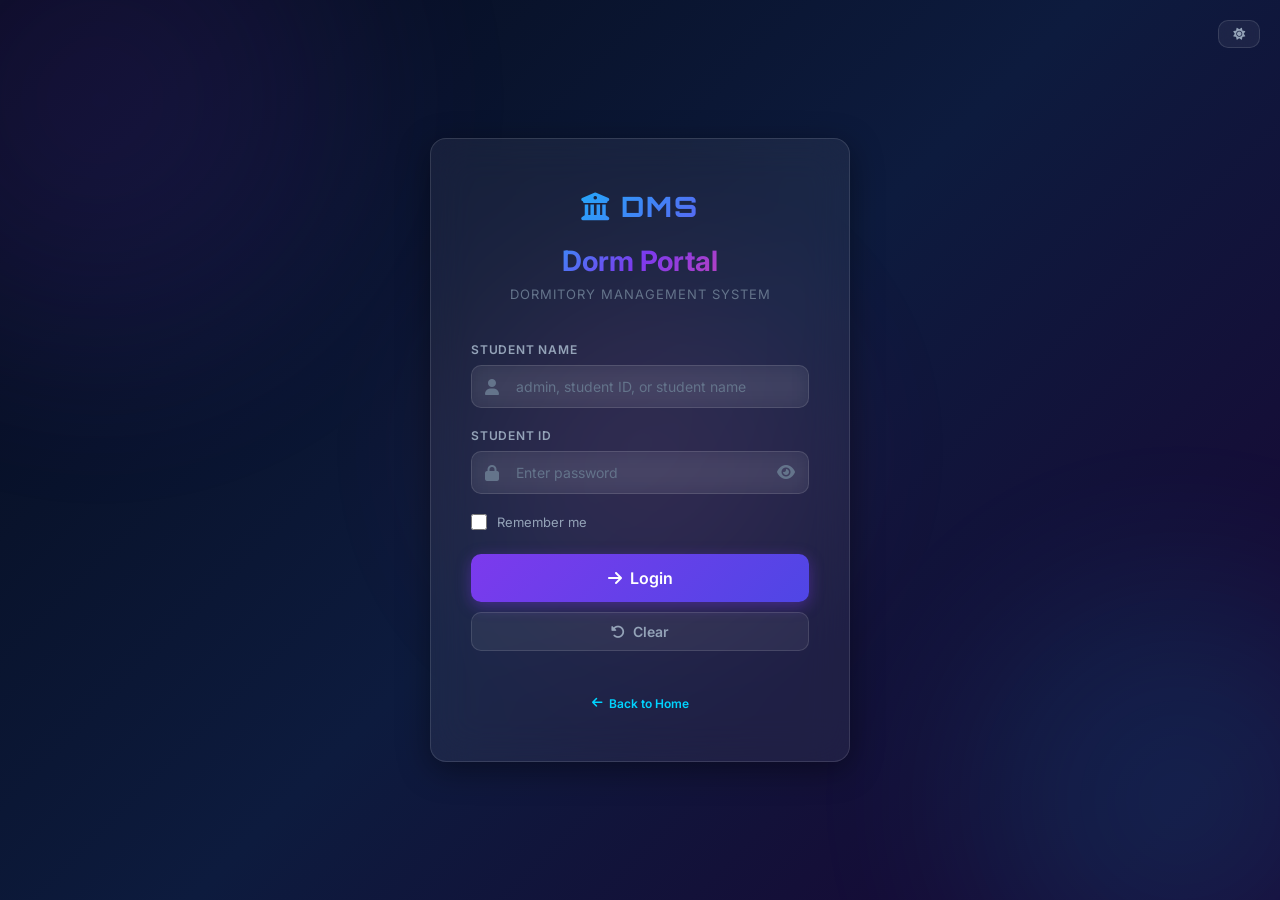
<file: student.html>
<!DOCTYPE html>
<html lang="en">
<head>
  <meta charset="UTF-8">
  <meta name="viewport" content="width=device-width, initial-scale=1.0">
  <title>Student Dashboard - DMS</title>
  <link rel="stylesheet" href="style.css">
  <link rel="stylesheet" href="dashboard.css">
  <link rel="stylesheet" href="https://cdnjs.cloudflare.com/ajax/libs/font-awesome/6.5.0/css/all.min.css">
</head>
<body>
  <div class="bg-animated">
    <div class="bg-orb bg-orb-1"></div>
    <div class="bg-orb bg-orb-2"></div>
    <div class="bg-orb bg-orb-3"></div>
  </div>

  <div id="toast-container"></div>

  <div class="dashboard-layout">
    <!-- Sidebar -->
    <aside class="sidebar">
      <div class="sidebar-header">
        <h2 class="gradient-text" style="font-family: 'Orbitron'; font-size: 22px;">
          <i class="fa-solid fa-graduation-cap"></i> Student Portal
        </h2>
      </div>

      <div style="text-align: center; margin: 15px 0; padding: 0 15px;">
        <div class="avatar-placeholder" style="width: 60px; height: 60px; margin: 0 auto 8px; font-size: 24px;">S</div>
        <div id="st-name" style="font-weight: 600; color: #fff; font-size: 14px;">Student Name</div>
        <div id="st-id" style="font-size: 11px; color: var(--text-muted); margin-top: 3px;">ID: -</div>
        <div id="st-dept" style="font-size: 10px; color: var(--text-secondary); margin-top: 2px;">Department</div>
      </div>

      <nav class="sidebar-nav">

        <a class="nav-link active" onclick="switchStudentSection('overview')">
          <i class="fa-solid fa-home"></i> My Dorm
        </a>
        <a class="nav-link" onclick="switchStudentSection('reports')">
          <i class="fa-solid fa-file-alt"></i> Reports
        </a>
      </nav>

      <div class="sidebar-footer">
        <button class="btn btn-danger btn-full" onclick="logout()">
          <i class="fa-solid fa-power-off"></i> Logout
        </button>
      </div>
    </aside>

    <!-- Main Content -->
    <main class="main-content">
      <header class="topbar">
        <div style="font-size: 20px; font-weight: 600;">
          <i class="fa-solid fa-chart-line"></i> Welcome back!
        </div>
        <div style="display: flex; gap: 15px; align-items: center;">
          <div id="current-time" style="font-size: 13px; color: var(--text-secondary);">--:--</div>
          <button class="btn btn-ghost btn-sm dark-mode-toggle">
            <i class="fa-solid fa-sun"></i>
          </button>
        </div>
      </header>

      <div class="page-content">
        <!-- Overview Section -->
        <section id="overview" class="student-section active">
          <div class="section-header">
            <h2 class="section-title">
              <i class="fa-solid fa-door-open"></i> My Dorm Information
            </h2>
          </div>

          <div style="display: grid; grid-template-columns: repeat(auto-fit, minmax(280px, 1fr)); gap: 24px;">
            <!-- Dorm Info Card -->
            <div class="glass-card" style="padding: 30px;">
              <h3 class="neon-text" style="margin-bottom: 20px; font-size: 18px;">
                <i class="fa-solid fa-building"></i> Room Details
              </h3>
              <div style="display: flex; flex-direction: column; gap: 16px;">
                <div style="display: flex; justify-content: space-between; padding: 12px 0; border-bottom: 1px solid var(--glass-border);">
                  <span style="color: var(--text-secondary); font-size: 13px;">Building</span>
                  <span id="disp-building" style="font-weight: 600; color: #fff;">Not Assigned</span>
                </div>
                <div style="display: flex; justify-content: space-between; padding: 12px 0; border-bottom: 1px solid var(--glass-border);">
                  <span style="color: var(--text-secondary); font-size: 13px;">Room Number</span>
                  <span id="disp-room" style="font-weight: 600; font-size: 18px; color: var(--accent-cyan);">-</span>
                </div>
                <div style="display: flex; justify-content: space-between; padding: 12px 0; border-bottom: 1px solid var(--glass-border);">
                  <span style="color: var(--text-secondary); font-size: 13px;">Capacity</span>
                  <span id="disp-capacity" style="font-weight: 600; color: #fff;">-</span>
                </div>
                <div style="display: flex; justify-content: space-between; padding: 12px 0;">
                  <span style="color: var(--text-secondary); font-size: 13px;">Status</span>
                  <span id="disp-status" style="font-weight: 600; color: var(--accent-green);">
                    <i class="fa-solid fa-check-circle"></i> Assigned
                  </span>
                </div>
              </div>
            </div>

            <!-- Personal Info Card -->
            <div class="glass-card" style="padding: 30px;">
              <h3 class="neon-text" style="margin-bottom: 20px; font-size: 18px;">
                <i class="fa-solid fa-user"></i> Personal Information
              </h3>
              <div style="display: flex; flex-direction: column; gap: 16px;">
                <div style="display: flex; justify-content: space-between; padding: 12px 0; border-bottom: 1px solid var(--glass-border);">
                  <span style="color: var(--text-secondary); font-size: 13px;">Student ID</span>
                  <span id="disp-id" style="font-weight: 600; color: #fff;">-</span>
                </div>
                <div style="display: flex; justify-content: space-between; padding: 12px 0; border-bottom: 1px solid var(--glass-border);">
                  <span style="color: var(--text-secondary); font-size: 13px;">Full Name</span>
                  <span id="disp-name" style="font-weight: 600; color: #fff;">-</span>
                </div>
                <div style="display: flex; justify-content: space-between; padding: 12px 0; border-bottom: 1px solid var(--glass-border);">
                  <span style="color: var(--text-secondary); font-size: 13px;">Department</span>
                  <span id="disp-dept" style="font-weight: 600; color: #fff;">-</span>
                </div>
                <div style="display: flex; justify-content: space-between; padding: 12px 0;">
                  <span style="color: var(--text-secondary); font-size: 13px;">Gender</span>
                  <span id="disp-gender" style="font-weight: 600; color: #fff;">-</span>
                </div>
              </div>
            </div>
          </div>

        </section>

        <!-- Reports Section -->
        <section id="reports" class="student-section">
          <div class="section-header">
            <h2 class="section-title">
              <i class="fa-solid fa-file-alt"></i> My Reports
            </h2>
          </div>

          <div style="display: grid; grid-template-columns: 1fr 1fr; gap: 24px;">
            <!-- Submit Report -->
            <div class="glass-card" style="padding: 30px;">
              <h3 class="gradient-text" style="margin-bottom: 20px; font-size: 18px;">
                <i class="fa-solid fa-pen-to-square"></i> Submit Report
              </h3>
              <form id="reportForm" onsubmit="handleReportSubmit(event)">
                <div class="form-group">
                  <label class="form-label">Report Type</label>
                  <select id="report-type" class="form-select" required>
                    <option value="">Select Type</option>
                    <option value="Complaint">Complaint</option>
                    <option value="Damage">Damage Report</option>
                    <option value="Safety">Safety Issue</option>
                    <option value="Noise">Noise Complaint</option>
                    <option value="Other">Other</option>
                  </select>
                </div>

                <div class="form-group">
                  <label class="form-label">Subject</label>
                  <input type="text" id="report-subject" class="form-input" placeholder="Brief subject..." required>
                </div>

                <div class="form-group">
                  <label class="form-label">Description</label>
                  <textarea id="report-description" class="form-textarea" placeholder="Provide detailed information..." required></textarea>
                </div>

                <button type="submit" class="btn btn-primary btn-full">
                  <i class="fa-solid fa-paper-plane"></i> Submit Report
                </button>
              </form>
            </div>

            <!-- My Reports -->
            <div class="glass-card" style="padding: 30px;">
              <h3 class="gradient-text" style="margin-bottom: 20px; font-size: 18px;">
                <i class="fa-solid fa-list"></i> My Reports
              </h3>
              <div id="my-reports-list" style="display: flex; flex-direction: column; gap: 12px; max-height: 400px; overflow-y: auto;">
                <div style="text-align: center; padding: 30px; color: var(--text-muted);">
                  <i class="fa-solid fa-inbox" style="font-size: 32px; margin-bottom: 10px; display: block; opacity: 0.5;"></i>
                  No reports yet
                </div>
              </div>
            </div>
          </div>

          <!-- Report Details View -->
          <div id="report-details-section" style="display: none; margin-top: 24px;">
            <div class="glass-card" style="padding: 30px;">
              <div style="display: flex; justify-content: space-between; align-items: center; margin-bottom: 20px;">
                <h3 class="gradient-text" style="font-size: 18px;">
                  <i class="fa-solid fa-comments"></i> Report Details
                </h3>
                <button class="btn btn-ghost btn-sm" onclick="closeReportDetails()">
                  <i class="fa-solid fa-times"></i> Close
                </button>
              </div>

              <div id="report-conversation" style="display: flex; flex-direction: column; gap: 16px; max-height: 500px; overflow-y: auto;">
              </div>

              <div id="admin-reply-section" style="display: none; margin-top: 20px; padding: 16px; background: rgba(0,212,255,0.05); border-radius: var(--border-radius-sm); border-left: 3px solid var(--accent-cyan);">
                <div style="font-size: 12px; color: var(--text-secondary); margin-bottom: 8px;"><i class="fa-solid fa-reply"></i> Admin Response:</div>
                <div id="admin-reply-text" style="color: #fff; font-size: 14px; line-height: 1.5;"></div>
              </div>
            </div>
          </div>
        </section>
    </main>
  </div>

  <script src="script.js"></script>
  <script>
    // Security Check
    const user = getCurrentUser();
    if (!user || user.role !== 'student') window.location.href = 'login.html';

    const students = getStudents();
    const myData = students.find(s => s.id === user.id) || user;

    // Update sidebar
    document.getElementById('st-name').innerText = myData.name;
    document.getElementById('st-id').innerText = 'ID: ' + myData.id;
    document.getElementById('st-dept').innerText = myData.department || 'Department';

    // Update overview section
    document.getElementById('disp-id').innerText = myData.id;
    document.getElementById('disp-name').innerText = myData.name;
    document.getElementById('disp-dept').innerText = myData.department || '-';
    document.getElementById('disp-gender').innerText = myData.gender || '-';
    document.getElementById('disp-building').innerText = myData.building || 'Not Assigned';
    document.getElementById('disp-room').innerText = myData.dorm || 'Not Assigned';
    document.getElementById('disp-capacity').innerText = (myData.capacity || '-') + ' Person(s)';

    if (!myData.dorm) {
      document.getElementById('disp-status').innerHTML = '<i class="fa-solid fa-exclamation-circle"></i> Pending';
      document.getElementById('disp-status').style.color = 'var(--accent-orange)';
    }

    function switchStudentSection(id) {
      document.querySelectorAll('.student-section').forEach(s => s.classList.remove('active'));
      document.getElementById(id).classList.add('active');
      document.querySelectorAll('.sidebar-nav .nav-link').forEach(l => l.classList.remove('active'));
      event.currentTarget.classList.add('active');
    }

    // Update time
    function updateTime() {
      const now = new Date();
      document.getElementById('current-time').innerText = now.toLocaleTimeString('en-US', { hour: '2-digit', minute: '2-digit' });
    }

    setInterval(updateTime, 1000);
    updateTime();

    function handleReportSubmit(e) {
      e.preventDefault();
      const type = document.getElementById('report-type').value;
      const subject = document.getElementById('report-subject').value;
      const description = document.getElementById('report-description').value;

      const reports = getReports();
      reports.push({
        id: 'RPT-' + Date.now(),
        studentId: user.id,
        studentName: myData.name,
        type,
        subject,
        description,
        status: 'Pending',
        adminComment: '',
        date: new Date().toLocaleString()
      });

      saveReports(reports);
      showToast('Report submitted successfully!', 'success');
      document.getElementById('reportForm').reset();
      renderMyReports();
    }

    function renderMyReports() {
      const reports = getReports();
      const myReports = reports.filter(r => r.studentId === user.id);
      const container = document.getElementById('my-reports-list');

      if (myReports.length === 0) {
        container.innerHTML = '<div style="text-align: center; padding: 30px; color: var(--text-muted);"><i class="fa-solid fa-inbox" style="font-size: 32px; margin-bottom: 10px; display: block; opacity: 0.5;"></i>No reports yet</div>';
        return;
      }

      container.innerHTML = myReports.map((r, idx) => {
        const statusColor = r.status === 'Pending' ? 'orange' : r.status === 'In Review' ? 'cyan' : r.status === 'Resolved' ? 'green' : 'purple';
        const hasReply = r.adminComment && r.adminComment.trim().length > 0;
        
        return `
          <div style="padding: 12px; background: rgba(0,212,255,0.05); border-radius: var(--border-radius-sm); border-left: 3px solid var(--accent-cyan); cursor: pointer;" onclick="viewReportDetails(${idx})">
            <div style="display: flex; justify-content: space-between; align-items: center; margin-bottom: 6px;">
              <span style="font-weight: 600; color: #fff;">${r.type}</span>
              <span class="badge badge-${statusColor}">${r.status}</span>
            </div>
            <div style="font-size: 12px; color: var(--text-secondary);">${r.subject}</div>
            ${hasReply ? `<div style="font-size: 11px; color: var(--accent-cyan); margin-top: 6px;"><i class="fa-solid fa-reply"></i> Admin replied</div>` : ''}
            <div style="font-size: 11px; color: var(--text-muted); margin-top: 6px;">${r.date}</div>
          </div>
        `;
      }).join('');
    }

    function viewReportDetails(idx) {
      const reports = getReports();
      const myReports = reports.filter(r => r.studentId === user.id);
      const report = myReports[idx];

      // Show conversation
      const conversation = document.getElementById('report-conversation');
      conversation.innerHTML = `
        <div style="padding: 12px; background: rgba(124,58,237,0.1); border-radius: var(--border-radius-sm); border-left: 3px solid var(--accent-purple);">
          <div style="font-size: 11px; color: var(--text-secondary); margin-bottom: 4px;">Your Report</div>
          <div style="font-weight: 600; color: #fff; margin-bottom: 4px;">${report.subject}</div>
          <div style="font-size: 13px; color: var(--text-secondary); line-height: 1.5;">${report.description}</div>
          <div style="font-size: 11px; color: var(--text-muted); margin-top: 8px;">${report.date}</div>
        </div>
      `;

      // Show admin reply if exists
      const replySection = document.getElementById('admin-reply-section');
      if (report.adminComment && report.adminComment.trim().length > 0) {
        document.getElementById('admin-reply-text').innerHTML = report.adminComment;
        replySection.style.display = 'block';
      } else {
        replySection.style.display = 'none';
      }

      // Show status
      const statusColor = report.status === 'Pending' ? 'orange' : report.status === 'In Review' ? 'cyan' : report.status === 'Resolved' ? 'green' : 'purple';
      conversation.innerHTML += `
        <div style="padding: 12px; background: rgba(0,212,255,0.05); border-radius: var(--border-radius-sm); border-left: 3px solid var(--accent-cyan); text-align: center;">
          <div style="font-size: 11px; color: var(--text-secondary); margin-bottom: 4px;">Current Status</div>
          <span class="badge badge-${statusColor}" style="font-size: 13px; padding: 6px 12px;">${report.status}</span>
        </div>
      `;
    }

    function closeReportDetails() {
      document.getElementById('report-details-section').style.display = 'none';
    }

    renderMyReports();
  </script>
</body>
</html>
</file>
<file: style.css>
/* ============================================
   DMS - Dormitory Management System
   Global Styles
   ============================================ */

@import url('https://fonts.googleapis.com/css2?family=Inter:wght@300;400;500;600;700;800;900&family=Orbitron:wght@400;500;600;700;800;900&display=swap');

/* ---- CSS Variables ---- */
:root {
  --bg-primary: #050b1a;
  --bg-secondary: #0a1628;
  --bg-card: rgba(255, 255, 255, 0.04);
  --bg-card-hover: rgba(255, 255, 255, 0.08);
  --glass: rgba(255, 255, 255, 0.06);
  --glass-border: rgba(255, 255, 255, 0.12);
  --glass-hover: rgba(255, 255, 255, 0.1);

  --accent-cyan: #00d4ff;
  --accent-purple: #7c3aed;
  --accent-blue: #2563eb;
  --accent-pink: #ec4899;
  --accent-green: #10b981;
  --accent-orange: #f59e0b;

  --grad-primary: linear-gradient(135deg, #667eea 0%, #764ba2 100%);
  --grad-cyan: linear-gradient(135deg, #00d4ff 0%, #0099cc 100%);
  --grad-purple: linear-gradient(135deg, #7c3aed 0%, #4f46e5 100%);
  --grad-green: linear-gradient(135deg, #10b981 0%, #059669 100%);
  --grad-orange: linear-gradient(135deg, #f59e0b 0%, #d97706 100%);
  --grad-pink: linear-gradient(135deg, #ec4899 0%, #be185d 100%);
  --grad-bg: linear-gradient(135deg, #050b1a 0%, #0d1b3e 50%, #1a0533 100%);

  --text-primary: #f0f4ff;
  --text-secondary: #94a3b8;
  --text-muted: #64748b;

  --sidebar-width: 260px;
  --navbar-height: 70px;
  --border-radius: 16px;
  --border-radius-sm: 10px;
  --border-radius-lg: 24px;

  --shadow-glow-cyan: 0 0 20px rgba(0, 212, 255, 0.3);
  --shadow-glow-purple: 0 0 20px rgba(124, 58, 237, 0.3);
  --shadow-card: 0 8px 32px rgba(0, 0, 0, 0.4);
  --shadow-lg: 0 20px 60px rgba(0, 0, 0, 0.5);

  --transition: all 0.3s cubic-bezier(0.4, 0, 0.2, 1);
  --transition-fast: all 0.15s ease;
  --transition-slow: all 0.5s cubic-bezier(0.4, 0, 0.2, 1);
}

/* Enhanced Light mode */
body.light-mode {
  --bg-primary: #f8fafc;
  --bg-secondary: #f1f5f9;
  --bg-card: rgba(255, 255, 255, 0.65);
  --bg-card-hover: rgba(255, 255, 255, 0.9);
  --glass: rgba(255, 255, 255, 0.55);
  --glass-border: rgba(255, 255, 255, 0.6);
  --glass-hover: rgba(255, 255, 255, 0.85);
  --text-primary: #0f172a;
  --text-secondary: #334155;
  --text-muted: #64748b;
  --grad-bg: linear-gradient(135deg, #e0c3fc 0%, #8ec5fc 50%, #e0c3fc 100%);
  --shadow-card: 0 15px 35px rgba(100, 116, 139, 0.15), inset 0 0 0 1px rgba(255,255,255,0.5);
}

body.light-mode {
  background-size: 200% 200%;
  animation: gradientShift 10s ease infinite;
}

@keyframes gradientShift {
  0% { background-position: 0% 50%; }
  50% { background-position: 100% 50%; }
  100% { background-position: 0% 50%; }
}

body.light-mode .bg-orb {
  opacity: 0.8;
  filter: blur(50px);
}

body.light-mode .bg-orb-1 {
  background: radial-gradient(circle, #ff9a9e, transparent);
}
body.light-mode .bg-orb-2 {
  background: radial-gradient(circle, #fecfef, transparent);
}
body.light-mode .bg-orb-3 {
  background: radial-gradient(circle, #a1c4fd, transparent);
}

body.light-mode .glass-card {
  box-shadow: 0 20px 40px rgba(148, 163, 184, 0.2);
  border: 1px solid rgba(255, 255, 255, 0.8);
  backdrop-filter: blur(25px);
  -webkit-backdrop-filter: blur(25px);
}

body.light-mode .stat-card {
  background: linear-gradient(135deg, rgba(255,255,255,0.9), rgba(255,255,255,0.5));
}

/* ---- Reset & Base ---- */
*, *::before, *::after { box-sizing: border-box; margin: 0; padding: 0; }

html { scroll-behavior: smooth; }

body {
  font-family: 'Inter', sans-serif;
  background: var(--grad-bg);
  color: var(--text-primary);
  min-height: 100vh;
  overflow-x: hidden;
  transition: var(--transition);
}

/* ---- Scrollbar ---- */
::-webkit-scrollbar { width: 6px; height: 6px; }
::-webkit-scrollbar-track { background: var(--bg-secondary); }
::-webkit-scrollbar-thumb { background: var(--accent-purple); border-radius: 3px; }
::-webkit-scrollbar-thumb:hover { background: var(--accent-cyan); }

/* ---- Animated Background ---- */
.bg-animated {
  position: fixed;
  inset: 0;
  z-index: 0;
  overflow: hidden;
  pointer-events: none;
}

.bg-orb {
  position: absolute;
  border-radius: 50%;
  filter: blur(80px);
  opacity: 0.15;
  animation: orbFloat 8s ease-in-out infinite;
}

.bg-orb-1 {
  width: 600px; height: 600px;
  background: radial-gradient(circle, #7c3aed, transparent);
  top: -200px; left: -200px;
  animation-delay: 0s;
}
.bg-orb-2 {
  width: 500px; height: 500px;
  background: radial-gradient(circle, #00d4ff, transparent);
  bottom: -150px; right: -150px;
  animation-delay: -3s;
}
.bg-orb-3 {
  width: 400px; height: 400px;
  background: radial-gradient(circle, #ec4899, transparent);
  top: 50%; left: 50%;
  transform: translate(-50%, -50%);
  animation-delay: -6s;
}

@keyframes orbFloat {
  0%, 100% { transform: translate(0, 0) scale(1); }
  33% { transform: translate(30px, -30px) scale(1.05); }
  66% { transform: translate(-20px, 20px) scale(0.95); }
}

/* ---- Particles Canvas ---- */
#particles-canvas {
  position: fixed;
  inset: 0;
  z-index: 0;
  pointer-events: none;
}

/* ---- Glass Card ---- */
.glass-card {
  background: var(--glass);
  backdrop-filter: blur(20px);
  -webkit-backdrop-filter: blur(20px);
  border: 1px solid var(--glass-border);
  border-radius: var(--border-radius);
  box-shadow: var(--shadow-card);
  transition: var(--transition);
}

.glass-card:hover {
  background: var(--glass-hover);
  border-color: rgba(0, 212, 255, 0.3);
  box-shadow: var(--shadow-card), var(--shadow-glow-cyan);
  transform: translateY(-2px);
}

/* ---- Buttons ---- */
.btn {
  display: inline-flex;
  align-items: center;
  gap: 8px;
  padding: 10px 20px;
  border: none;
  border-radius: var(--border-radius-sm);
  font-family: 'Inter', sans-serif;
  font-size: 14px;
  font-weight: 600;
  cursor: pointer;
  transition: var(--transition);
  text-decoration: none;
  white-space: nowrap;
  position: relative;
  overflow: hidden;
  user-select: none;
}

.btn::before {
  content: '';
  position: absolute;
  inset: 0;
  background: rgba(255,255,255,0.1);
  opacity: 0;
  transition: var(--transition-fast);
}

.btn:hover::before { opacity: 1; }

.btn:active { 
  transform: scale(0.97);
}

.btn:disabled {
  opacity: 0.5;
  cursor: not-allowed;
}

.btn-primary {
  background: var(--grad-purple);
  color: #fff;
  box-shadow: 0 4px 15px rgba(124, 58, 237, 0.4);
}
.btn-primary:hover { 
  box-shadow: 0 8px 30px rgba(124, 58, 237, 0.6); 
  transform: translateY(-2px);
}

.btn-cyan {
  background: var(--grad-cyan);
  color: #000;
  box-shadow: 0 4px 15px rgba(0, 212, 255, 0.4);
}
.btn-cyan:hover { 
  box-shadow: 0 8px 30px rgba(0, 212, 255, 0.6); 
  transform: translateY(-2px);
}

.btn-green {
  background: var(--grad-green);
  color: #fff;
  box-shadow: 0 4px 15px rgba(16, 185, 129, 0.4);
}
.btn-green:hover { 
  box-shadow: 0 8px 30px rgba(16, 185, 129, 0.6); 
  transform: translateY(-2px);
}

.btn-orange {
  background: var(--grad-orange);
  color: #fff;
  box-shadow: 0 4px 15px rgba(245, 158, 11, 0.4);
}
.btn-orange:hover { 
  box-shadow: 0 8px 30px rgba(245, 158, 11, 0.6); 
  transform: translateY(-2px);
}

.btn-danger {
  background: linear-gradient(135deg, #ef4444, #dc2626);
  color: #fff;
  box-shadow: 0 4px 15px rgba(239, 68, 68, 0.4);
}
.btn-danger:hover { 
  box-shadow: 0 8px 30px rgba(239, 68, 68, 0.6); 
  transform: translateY(-2px);
}

.btn-ghost {
  background: var(--glass);
  color: var(--text-secondary);
  border: 1px solid var(--glass-border);
}
.btn-ghost:hover { 
  background: var(--glass-hover); 
  color: var(--text-primary);
  border-color: rgba(0, 212, 255, 0.3);
}

.btn-sm { padding: 7px 14px; font-size: 12px; }
.btn-lg { padding: 14px 28px; font-size: 16px; }
.btn-full { width: 100%; justify-content: center; }

/* ---- Form Elements ---- */
.form-group {
  position: relative;
  margin-bottom: 20px;
}

.form-label {
  display: block;
  font-size: 12px;
  font-weight: 600;
  color: var(--text-secondary);
  text-transform: uppercase;
  letter-spacing: 0.8px;
  margin-bottom: 8px;
}

.form-input, .form-select, .form-textarea {
  width: 100%;
  padding: 12px 16px;
  background: var(--glass);
  border: 1px solid var(--glass-border);
  border-radius: var(--border-radius-sm);
  color: var(--text-primary);
  font-family: 'Inter', sans-serif;
  font-size: 14px;
  transition: var(--transition);
  outline: none;
  backdrop-filter: blur(10px);
}

.form-input:hover, .form-select:hover, .form-textarea:hover {
  border-color: rgba(0, 212, 255, 0.3);
  background: var(--glass-hover);
}

.form-input:focus, .form-select:focus, .form-textarea:focus {
  border-color: var(--accent-cyan);
  box-shadow: 0 0 0 3px rgba(0, 212, 255, 0.15), var(--shadow-glow-cyan);
  background: var(--glass-hover);
  transform: translateY(-1px);
}

.form-input::placeholder { color: var(--text-muted); }

.form-select option {
  background: #0a1628;
  color: var(--text-primary);
}

.form-textarea {
  resize: vertical;
  min-height: 120px;
}

.input-icon-wrap {
  position: relative;
}

.input-icon-wrap .form-input {
  padding-left: 44px;
}

.input-icon-wrap .input-icon {
  position: absolute;
  left: 14px;
  top: 50%;
  transform: translateY(-50%);
  color: var(--text-muted);
  font-size: 16px;
  pointer-events: none;
  transition: var(--transition-fast);
}

.input-icon-wrap .form-input:focus ~ .input-icon,
.input-icon-wrap:focus-within .input-icon {
  color: var(--accent-cyan);
}

.input-icon-wrap .toggle-pw {
  position: absolute;
  right: 14px;
  top: 50%;
  transform: translateY(-50%);
  color: var(--text-muted);
  cursor: pointer;
  font-size: 16px;
  transition: var(--transition-fast);
  background: none;
  border: none;
  padding: 0;
}

.input-icon-wrap .toggle-pw:hover { color: var(--accent-cyan); }

/* ---- Toast Notifications ---- */
#toast-container {
  position: fixed;
  top: 20px;
  right: 20px;
  z-index: 9999;
  display: flex;
  flex-direction: column;
  gap: 10px;
  pointer-events: none;
}

.toast {
  display: flex;
  align-items: center;
  gap: 12px;
  padding: 14px 20px;
  border-radius: var(--border-radius-sm);
  backdrop-filter: blur(20px);
  border: 1px solid var(--glass-border);
  box-shadow: var(--shadow-lg);
  font-size: 14px;
  font-weight: 500;
  min-width: 280px;
  max-width: 380px;
  pointer-events: all;
  animation: toastIn 0.4s cubic-bezier(0.34, 1.56, 0.64, 1) forwards;
  color: #fff;
}

.toast.removing { animation: toastOut 0.3s ease forwards; }

.toast-success { background: rgba(16, 185, 129, 0.2); border-color: rgba(16, 185, 129, 0.4); }
.toast-error   { background: rgba(239, 68, 68, 0.2);  border-color: rgba(239, 68, 68, 0.4); }
.toast-info    { background: rgba(0, 212, 255, 0.15); border-color: rgba(0, 212, 255, 0.3); }
.toast-warning { background: rgba(245, 158, 11, 0.2); border-color: rgba(245, 158, 11, 0.4); }

.toast i { font-size: 18px; }
.toast-success i { color: #10b981; }
.toast-error   i { color: #ef4444; }
.toast-info    i { color: #00d4ff; }
.toast-warning i { color: #f59e0b; }

@keyframes toastIn {
  from { opacity: 0; transform: translateX(100px) scale(0.8); }
  to   { opacity: 1; transform: translateX(0) scale(1); }
}
@keyframes toastOut {
  from { opacity: 1; transform: translateX(0) scale(1); }
  to   { opacity: 0; transform: translateX(100px) scale(0.8); }
}

/* ---- Modal ---- */
.modal-overlay {
  position: fixed;
  inset: 0;
  background: rgba(0, 0, 0, 0.7);
  backdrop-filter: blur(8px);
  z-index: 1000;
  display: flex;
  align-items: center;
  justify-content: center;
  opacity: 0;
  visibility: hidden;
  transition: var(--transition);
  overflow-y: auto;
  padding: 20px;
}

.modal-overlay.active {
  opacity: 1;
  visibility: visible;
}

.modal {
  background: var(--bg-secondary);
  border: 1px solid var(--glass-border);
  border-radius: var(--border-radius-lg);
  padding: 32px;
  max-width: 440px;
  width: 90%;
  box-shadow: var(--shadow-lg);
  transform: scale(0.8) translateY(20px);
  transition: var(--transition);
  max-height: 90vh;
  overflow-y: auto;
  margin: auto;
}

.modal-overlay.active .modal {
  transform: scale(1) translateY(0);
}

.modal-icon {
  width: 64px; height: 64px;
  border-radius: 50%;
  display: flex; align-items: center; justify-content: center;
  font-size: 28px;
  margin: 0 auto 20px;
}

.modal-icon.danger { background: rgba(239, 68, 68, 0.15); color: #ef4444; }
.modal-icon.success { background: rgba(16, 185, 129, 0.15); color: #10b981; }

.modal h3 { text-align: center; font-size: 20px; font-weight: 700; margin-bottom: 10px; }
.modal p  { text-align: center; color: var(--text-secondary); font-size: 14px; margin-bottom: 24px; }

.modal-actions { display: flex; gap: 12px; justify-content: center; }

/* ---- Loading Screen ---- */
#loading-screen {
  position: fixed;
  inset: 0;
  background: var(--bg-primary);
  z-index: 9998;
  display: flex;
  flex-direction: column;
  align-items: center;
  justify-content: center;
  gap: 20px;
  transition: opacity 0.5s ease, visibility 0.5s ease;
}

#loading-screen.hidden {
  opacity: 0;
  visibility: hidden;
}

.loader-logo {
  font-family: 'Orbitron', sans-serif;
  font-size: 28px;
  font-weight: 800;
  background: linear-gradient(135deg, #00d4ff, #7c3aed);
  -webkit-background-clip: text;
  -webkit-text-fill-color: transparent;
  background-clip: text;
  letter-spacing: 4px;
}

.loader-bar {
  width: 200px;
  height: 3px;
  background: var(--glass);
  border-radius: 2px;
  overflow: hidden;
}

.loader-bar-fill {
  height: 100%;
  background: linear-gradient(90deg, #7c3aed, #00d4ff);
  border-radius: 2px;
  animation: loaderFill 1.5s ease forwards;
}

@keyframes loaderFill {
  from { width: 0%; }
  to   { width: 100%; }
}

.loader-dots {
  display: flex;
  gap: 8px;
}

.loader-dot {
  width: 8px; height: 8px;
  border-radius: 50%;
  background: var(--accent-cyan);
  animation: dotPulse 1.2s ease-in-out infinite;
}

.loader-dot:nth-child(2) { animation-delay: 0.2s; background: var(--accent-purple); }
.loader-dot:nth-child(3) { animation-delay: 0.4s; background: var(--accent-pink); }

@keyframes dotPulse {
  0%, 80%, 100% { transform: scale(0.6); opacity: 0.4; }
  40% { transform: scale(1); opacity: 1; }
}

/* ---- Stat Cards ---- */
.stat-card {
  background: var(--glass);
  backdrop-filter: blur(20px);
  border: 1px solid var(--glass-border);
  border-radius: var(--border-radius);
  padding: 24px;
  position: relative;
  overflow: hidden;
  transition: var(--transition);
  cursor: default;
}

.stat-card::before {
  content: '';
  position: absolute;
  top: 0; left: 0; right: 0;
  height: 2px;
  background: var(--card-accent, var(--grad-cyan));
}

.stat-card::after {
  content: '';
  position: absolute;
  top: -50%; right: -50%;
  width: 100%; height: 100%;
  background: radial-gradient(circle, var(--card-glow, rgba(0,212,255,0.08)), transparent 70%);
  pointer-events: none;
}

.stat-card:hover {
  transform: translateY(-4px);
  border-color: rgba(0, 212, 255, 0.3);
  box-shadow: var(--shadow-card), 0 0 30px var(--card-glow, rgba(0,212,255,0.15));
}

.stat-card-icon {
  width: 52px; height: 52px;
  border-radius: 14px;
  display: flex; align-items: center; justify-content: center;
  font-size: 22px;
  margin-bottom: 16px;
}

.stat-card-value {
  font-family: 'Orbitron', sans-serif;
  font-size: 32px;
  font-weight: 700;
  line-height: 1;
  margin-bottom: 6px;
}

.stat-card-label {
  font-size: 13px;
  color: var(--text-secondary);
  font-weight: 500;
  text-transform: uppercase;
  letter-spacing: 0.5px;
}

.stat-card-trend {
  position: absolute;
  top: 20px; right: 20px;
  font-size: 12px;
  font-weight: 600;
  padding: 4px 10px;
  border-radius: 20px;
}

.trend-up   { background: rgba(16,185,129,0.15); color: #10b981; }
.trend-down { background: rgba(239,68,68,0.15);  color: #ef4444; }

/* ---- Table ---- */
.table-wrap {
  overflow-x: auto;
  border-radius: var(--border-radius);
}

.data-table {
  width: 100%;
  border-collapse: collapse;
  font-size: 14px;
}

.data-table thead th {
  padding: 14px 16px;
  text-align: left;
  font-size: 11px;
  font-weight: 700;
  text-transform: uppercase;
  letter-spacing: 1px;
  color: var(--text-muted);
  background: rgba(0,0,0,0.2);
  border-bottom: 1px solid var(--glass-border);
  white-space: nowrap;
}

.data-table tbody tr {
  border-bottom: 1px solid rgba(255,255,255,0.04);
  transition: var(--transition-fast);
}

.data-table tbody tr:hover {
  background: var(--glass-hover);
}

.data-table tbody td {
  padding: 14px 16px;
  color: var(--text-secondary);
  vertical-align: middle;
}

.data-table tbody td:first-child { color: var(--text-primary); font-weight: 600; }

.badge {
  display: inline-flex;
  align-items: center;
  gap: 4px;
  padding: 4px 10px;
  border-radius: 20px;
  font-size: 11px;
  font-weight: 600;
  text-transform: uppercase;
  letter-spacing: 0.5px;
}

.badge-cyan    { background: rgba(0,212,255,0.15);   color: #00d4ff; }
.badge-purple  { background: rgba(124,58,237,0.15);  color: #a78bfa; }
.badge-green   { background: rgba(16,185,129,0.15);  color: #10b981; }
.badge-orange  { background: rgba(245,158,11,0.15);  color: #f59e0b; }
.badge-pink    { background: rgba(236,72,153,0.15);  color: #ec4899; }

/* ---- Section Header ---- */
.section-header {
  display: flex;
  align-items: center;
  justify-content: space-between;
  margin-bottom: 24px;
  flex-wrap: wrap;
  gap: 12px;
}

.section-title {
  font-size: 20px;
  font-weight: 700;
  display: flex;
  align-items: center;
  gap: 10px;
}

.section-title i {
  color: var(--accent-cyan);
}

/* ---- Animations ---- */
@keyframes fadeInUp {
  from { opacity: 0; transform: translateY(30px); }
  to   { opacity: 1; transform: translateY(0); }
}

@keyframes fadeIn {
  from { opacity: 0; }
  to   { opacity: 1; }
}

@keyframes slideInLeft {
  from { opacity: 0; transform: translateX(-30px); }
  to   { opacity: 1; transform: translateX(0); }
}

@keyframes slideInDown {
  from { opacity: 0; transform: translateY(-20px); }
  to   { opacity: 1; transform: translateY(0); }
}

@keyframes pulse-glow {
  0%, 100% { box-shadow: 0 0 10px rgba(0,212,255,0.3); }
  50%       { box-shadow: 0 0 25px rgba(0,212,255,0.6); }
}

@keyframes shake {
  0%, 100% { transform: translateX(0); }
  10%, 30%, 50%, 70%, 90% { transform: translateX(-8px); }
  20%, 40%, 60%, 80% { transform: translateX(8px); }
}

.animate-fade-up  { animation: fadeInUp 0.5s ease forwards; }
.animate-fade-in  { animation: fadeIn 0.4s ease forwards; }
.animate-slide-left { animation: slideInLeft 0.4s ease forwards; }
.shake { animation: shake 0.5s ease; }

/* ---- Neon Text ---- */
.neon-text {
  color: var(--accent-cyan);
  text-shadow: 0 0 10px rgba(0,212,255,0.5), 0 0 20px rgba(0,212,255,0.3);
}

.gradient-text {
  background: linear-gradient(135deg, #00d4ff, #7c3aed, #ec4899);
  -webkit-background-clip: text;
  -webkit-text-fill-color: transparent;
  background-clip: text;
}

/* ---- Avatar ---- */
.avatar {
  border-radius: 50%;
  object-fit: cover;
  border: 2px solid var(--glass-border);
}

.avatar-placeholder {
  border-radius: 50%;
  display: flex; align-items: center; justify-content: center;
  font-weight: 700;
  font-size: 18px;
  color: #fff;
  background: var(--grad-purple);
  border: 2px solid rgba(124,58,237,0.4);
  flex-shrink: 0;
}

/* ---- Divider ---- */
.divider {
  height: 1px;
  background: var(--glass-border);
  margin: 20px 0;
}

/* ---- Empty State ---- */
.empty-state {
  text-align: center;
  padding: 60px 20px;
  color: var(--text-muted);
}

.empty-state i {
  font-size: 48px;
  margin-bottom: 16px;
  opacity: 0.4;
  display: block;
}

.empty-state p { font-size: 15px; }

/* ---- Responsive Utilities ---- */
@media (max-width: 768px) {
  .hide-mobile { display: none !important; }
}

@media (min-width: 769px) {
  .hide-desktop { display: none !important; }
}

/* ---- Crazy UI Enhancements ---- */
@keyframes crazyFloat {
  0% { transform: translateY(0px) rotate(0deg); }
  25% { transform: translateY(-8px) rotate(1deg); }
  50% { transform: translateY(0px) rotate(0deg); }
  75% { transform: translateY(8px) rotate(-1deg); }
  100% { transform: translateY(0px) rotate(0deg); }
}

.stat-card {
  transition: transform 0.4s cubic-bezier(0.175, 0.885, 0.32, 1.275), box-shadow 0.4s ease, border-color 0.4s ease !important;
}
.stat-card:hover {
  transform: translateY(-15px) scale(1.05) rotate(2deg) !important;
  box-shadow: 0 30px 60px rgba(0,212,255,0.4), 0 0 50px rgba(124,58,237,0.5) !important;
  border-color: var(--accent-cyan) !important;
  z-index: 10;
}

.glass-card {
  transition: all 0.5s cubic-bezier(0.175, 0.885, 0.32, 1.275) !important;
}
.glass-card:hover {
  transform: translateY(-5px) scale(1.02);
  box-shadow: 0 20px 50px rgba(0,0,0,0.6), 0 0 40px rgba(124,58,237,0.3) !important;
}

.btn {
  position: relative;
  overflow: hidden;
}
.btn::after {
  content: '';
  position: absolute;
  top: -50%; left: -50%;
  width: 200%; height: 200%;
  background: radial-gradient(circle, rgba(255,255,255,0.3) 0%, transparent 60%);
  opacity: 0;
  transform: scale(0.5);
  transition: opacity 0.4s, transform 0.4s;
  pointer-events: none;
}
.btn:hover::after {
  opacity: 1;
  transform: scale(1);
}

.login-card {
  animation: fadeInUp 0.7s cubic-bezier(0.34,1.56,0.64,1) forwards, crazyFloat 6s ease-in-out infinite alternate !important;
}

/* Heading styles optimized for light and dark modes */
.login-container {
  position: fixed;
  inset: 0;
  display: flex;
  align-items: center;
  justify-content: center;
  padding: 20px;
  z-index: 1;
}

.login-card {
  width: 100%;
  max-width: 420px;
  padding: 48px;
  animation: fadeInUp 0.7s cubic-bezier(0.34, 1.56, 0.64, 1) forwards;
}

.login-header {
  text-align: center;
  margin-bottom: 32px;
}

.login-logo {
  display: flex;
  align-items: center;
  justify-content: center;
  gap: 10px;
  font-family: 'Orbitron', sans-serif;
  font-size: 28px;
  font-weight: 800;
  color: var(--accent-cyan);
  margin-bottom: 16px;
  letter-spacing: 2px;
}

.login-header h1 {
  font-size: 28px;
  margin-bottom: 8px;
}

.login-subtitle {
  font-size: 13px;
  color: var(--text-muted);
  text-transform: uppercase;
  letter-spacing: 1px;
}

.login-divider {
  display: flex;
  align-items: center;
  gap: 12px;
  margin: 28px 0;
  color: var(--text-muted);
  font-size: 12px;
  text-transform: uppercase;
  letter-spacing: 1px;
}

.login-divider::before,
.login-divider::after {
  content: '';
  flex: 1;
  height: 1px;
  background: var(--glass-border);
}

.demo-creds {
  display: flex;
  flex-direction: column;
  gap: 10px;
  padding: 16px;
  background: rgba(0, 212, 255, 0.05);
  border: 1px solid rgba(0, 212, 255, 0.2);
  border-radius: var(--border-radius-sm);
  font-size: 12px;
}

.demo-cred-item {
  display: flex;
  justify-content: space-between;
  align-items: center;
  gap: 10px;
}

.demo-cred-item strong {
  color: var(--text-secondary);
  min-width: 60px;
}

.demo-cred-item code {
  background: rgba(0, 0, 0, 0.3);
  padding: 4px 8px;
  border-radius: 4px;
  font-family: 'Courier New', monospace;
  color: var(--accent-cyan);
  font-size: 11px;
  letter-spacing: 0.5px;
}

@media (max-width: 480px) {
  .login-card {
    padding: 32px 24px;
  }

  .login-header h1 {
    font-size: 24px;
  }

  .demo-cred-item {
    flex-direction: column;
    align-items: flex-start;
  }
}


/* ---- Login Container ---- */
.login-container {
  position: fixed;
  inset: 0;
  display: flex;
  align-items: center;
  justify-content: center;
  z-index: 100;
  padding: 20px;
}

.login-card {
  width: 100%;
  max-width: 420px;
  padding: 50px 40px;
  animation: fadeInUp 0.8s cubic-bezier(0.34, 1.56, 0.64, 1) forwards;
}

.login-header {
  text-align: center;
  margin-bottom: 40px;
}

.login-logo {
  display: flex;
  align-items: center;
  justify-content: center;
  gap: 10px;
  font-family: 'Orbitron', sans-serif;
  font-size: 28px;
  font-weight: 800;
  margin-bottom: 20px;
  background: linear-gradient(135deg, #00d4ff, #7c3aed);
  -webkit-background-clip: text;
  -webkit-text-fill-color: transparent;
  background-clip: text;
}

.login-header h1 {
  font-size: 28px;
  font-weight: 700;
  margin-bottom: 8px;
}

.login-subtitle {
  font-size: 13px;
  color: var(--text-muted);
  text-transform: uppercase;
  letter-spacing: 1px;
}

.login-divider {
  display: flex;
  align-items: center;
  gap: 12px;
  margin: 30px 0;
  color: var(--text-muted);
  font-size: 12px;
  text-transform: uppercase;
  letter-spacing: 0.5px;
}

.login-divider::before,
.login-divider::after {
  content: '';
  flex: 1;
  height: 1px;
  background: var(--glass-border);
}

.demo-creds {
  display: flex;
  flex-direction: column;
  gap: 10px;
  padding: 16px;
  background: rgba(0, 212, 255, 0.05);
  border: 1px solid rgba(0, 212, 255, 0.2);
  border-radius: var(--border-radius-sm);
  font-size: 12px;
}

.demo-cred-item {
  display: flex;
  justify-content: space-between;
  align-items: center;
}

.demo-cred-item strong {
  color: var(--text-secondary);
}

.demo-cred-item code {
  background: rgba(0, 0, 0, 0.3);
  padding: 4px 8px;
  border-radius: 4px;
  font-family: 'Courier New', monospace;
  color: var(--accent-cyan);
  font-weight: 600;
}

.login-footer {
  text-align: center;
  margin-top: 24px;
  font-size: 12px;
  color: var(--text-muted);
}

.login-footer a {
  color: var(--accent-cyan);
  text-decoration: none;
  transition: var(--transition-fast);
}

.login-footer a:hover {
  color: var(--accent-purple);
}

/* ---- Student Section ---- */
.student-section {
  display: none;
  animation: fadeIn 0.4s ease forwards;
}

.student-section.active {
  display: block;
}

/* ---- Search Bar ---- */
.search-bar {
  transition: var(--transition-fast);
}

.search-bar:focus-within {
  border-color: var(--accent-cyan);
  box-shadow: 0 0 15px rgba(0, 212, 255, 0.2);
}

/* ---- Responsive Mobile ---- */
@media (max-width: 768px) {
  .dashboard-layout {
    flex-direction: column;
  }

  .sidebar {
    width: 100%;
    height: auto;
    border-right: none;
    border-bottom: 1px solid var(--glass-border);
    flex-direction: row;
    align-items: center;
    padding: 15px 20px;
    overflow-x: auto;
  }

  .sidebar-header {
    padding: 0;
    border: none;
    margin: 0 20px 0 0;
    min-width: 150px;
  }

  .sidebar-nav {
    flex-direction: row;
    gap: 10px;
    flex: 1;
    overflow-x: auto;
    padding: 0;
  }

  .nav-link {
    padding: 8px 12px;
    font-size: 12px;
    white-space: nowrap;
  }

  .sidebar-footer {
    padding: 0;
    border: none;
    margin-left: auto;
  }

  .main-content {
    height: auto;
  }

  .topbar {
    flex-direction: column;
    gap: 12px;
    height: auto;
    padding: 15px;
  }

  .page-content {
    padding: 20px;
  }

  .grid-cards {
    grid-template-columns: 1fr;
  }

  .login-card {
    padding: 40px 24px;
  }

  .login-header h1 {
    font-size: 24px;
  }

  .login-logo {
    font-size: 24px;
  }

  .data-table {
    font-size: 12px;
  }

  .data-table thead th,
  .data-table tbody td {
    padding: 10px 8px;
  }

  .btn-sm {
    padding: 5px 10px;
    font-size: 11px;
  }
}

@media (max-width: 480px) {
  .sidebar {
    flex-wrap: wrap;
  }

  .sidebar-header {
    width: 100%;
    margin-bottom: 10px;
  }

  .sidebar-nav {
    width: 100%;
  }

  .sidebar-footer {
    width: 100%;
    margin-top: 10px;
  }

  .topbar {
    padding: 12px;
  }

  .page-content {
    padding: 15px;
  }

  .glass-card {
    padding: 20px !important;
  }

  .stat-card {
    padding: 16px;
  }

  .stat-card-value {
    font-size: 24px;
  }

  .section-title {
    font-size: 16px;
  }

  .form-input,
  .form-select,
  .form-textarea {
    font-size: 16px;
  }
}

/* ---- Accessibility ---- */
@media (prefers-reduced-motion: reduce) {
  * {
    animation-duration: 0.01ms !important;
    animation-iteration-count: 1 !important;
    transition-duration: 0.01ms !important;
  }
}

/* ---- Print Styles ---- */
@media print {
  .sidebar,
  .topbar,
  .btn,
  .dark-mode-toggle {
    display: none;
  }

  .main-content {
    flex: 1;
  }

  .page-content {
    padding: 0;
  }

  .glass-card {
    box-shadow: none;
    border: 1px solid #ccc;
  }
}


/* ---- Badge Notification ---- */
.badge-notification {
  display: inline-flex;
  align-items: center;
  justify-content: center;
  min-width: 20px;
  height: 20px;
  padding: 0 6px;
  background: linear-gradient(135deg, #ec4899, #f43f5e);
  color: #fff;
  border-radius: 10px;
  font-size: 11px;
  font-weight: 700;
  animation: pulse-badge 2s ease-in-out infinite;
}

@keyframes pulse-badge {
  0%, 100% { transform: scale(1); }
  50% { transform: scale(1.1); }
}
</file>
<file: dashboard.css>
/* Dashboard Specific Layout */
.dashboard-layout {
  display: flex;
  height: 100vh;
  overflow: hidden;
}

.sidebar {
  width: var(--sidebar-width);
  background: rgba(10, 22, 40, 0.6);
  backdrop-filter: blur(20px);
  border-right: 1px solid var(--glass-border);
  display: flex;
  flex-direction: column;
  padding: 20px 0;
  transition: var(--transition);
  z-index: 50;
  overflow: hidden;
  position: relative;
}

.sidebar-header {
  padding: 0 20px 20px;
  border-bottom: 1px solid var(--glass-border);
  margin-bottom: 20px;
  text-align: center;
}

.sidebar-nav {
  flex: 1;
  display: flex;
  flex-direction: column;
  gap: 5px;
  padding: 0 15px;
  overflow-y: auto;
  overflow-x: hidden;
  scroll-behavior: smooth;
}

.nav-link {
  display: flex;
  align-items: center;
  gap: 12px;
  padding: 12px 20px;
  border-radius: var(--border-radius-sm);
  color: var(--text-secondary);
  text-decoration: none;
  font-weight: 500;
  transition: var(--transition);
  cursor: pointer;
}

.nav-link i { font-size: 18px; width: 24px; text-align: center; }
.nav-link:hover { background: var(--glass-hover); color: var(--text-primary); }
.nav-link.active { background: var(--grad-purple); color: #fff; box-shadow: 0 4px 15px rgba(124, 58, 237, 0.4); }

.sidebar-footer {
  padding: 20px;
  border-top: 1px solid var(--glass-border);
}

.main-content {
  flex: 1;
  display: flex;
  flex-direction: column;
  height: 100vh;
  overflow-y: auto;
}

.topbar {
  height: var(--navbar-height);
  background: rgba(5, 11, 26, 0.6);
  backdrop-filter: blur(10px);
  border-bottom: 1px solid var(--glass-border);
  display: flex;
  align-items: center;
  justify-content: space-between;
  padding: 0 30px;
  position: sticky;
  top: 0;
  z-index: 40;
}

.page-content {
  padding: 30px;
  flex: 1;
}

.dashboard-section {
  display: none;
  animation: fadeIn 0.4s ease forwards;
}
.dashboard-section.active { display: block; }

.grid-cards {
  display: grid;
  grid-template-columns: repeat(auto-fit, minmax(240px, 1fr));
  gap: 24px;
  margin-bottom: 30px;
}


/* ---- Sidebar Scrollbar Styling ---- */
.sidebar-nav::-webkit-scrollbar {
  width: 6px;
}

.sidebar-nav::-webkit-scrollbar-track {
  background: transparent;
}

.sidebar-nav::-webkit-scrollbar-thumb {
  background: rgba(124, 58, 237, 0.4);
  border-radius: 3px;
  transition: background 0.3s ease;
}

.sidebar-nav::-webkit-scrollbar-thumb:hover {
  background: rgba(124, 58, 237, 0.7);
}

/* Firefox scrollbar */
.sidebar-nav {
  scrollbar-color: rgba(124, 58, 237, 0.4) transparent;
  scrollbar-width: thin;
}


/* ---- Scrollable Report Container ---- */
.glass-card[style*="max-height"]::-webkit-scrollbar {
  width: 8px;
}

.glass-card[style*="max-height"]::-webkit-scrollbar-track {
  background: transparent;
}

.glass-card[style*="max-height"]::-webkit-scrollbar-thumb {
  background: rgba(0, 212, 255, 0.3);
  border-radius: 4px;
  transition: background 0.3s ease;
}

.glass-card[style*="max-height"]::-webkit-scrollbar-thumb:hover {
  background: rgba(0, 212, 255, 0.6);
}

/* Firefox scrollbar for scrollable containers */
.glass-card[style*="overflow-y"] {
  scrollbar-color: rgba(0, 212, 255, 0.3) transparent;
  scrollbar-width: thin;
}
</file>
